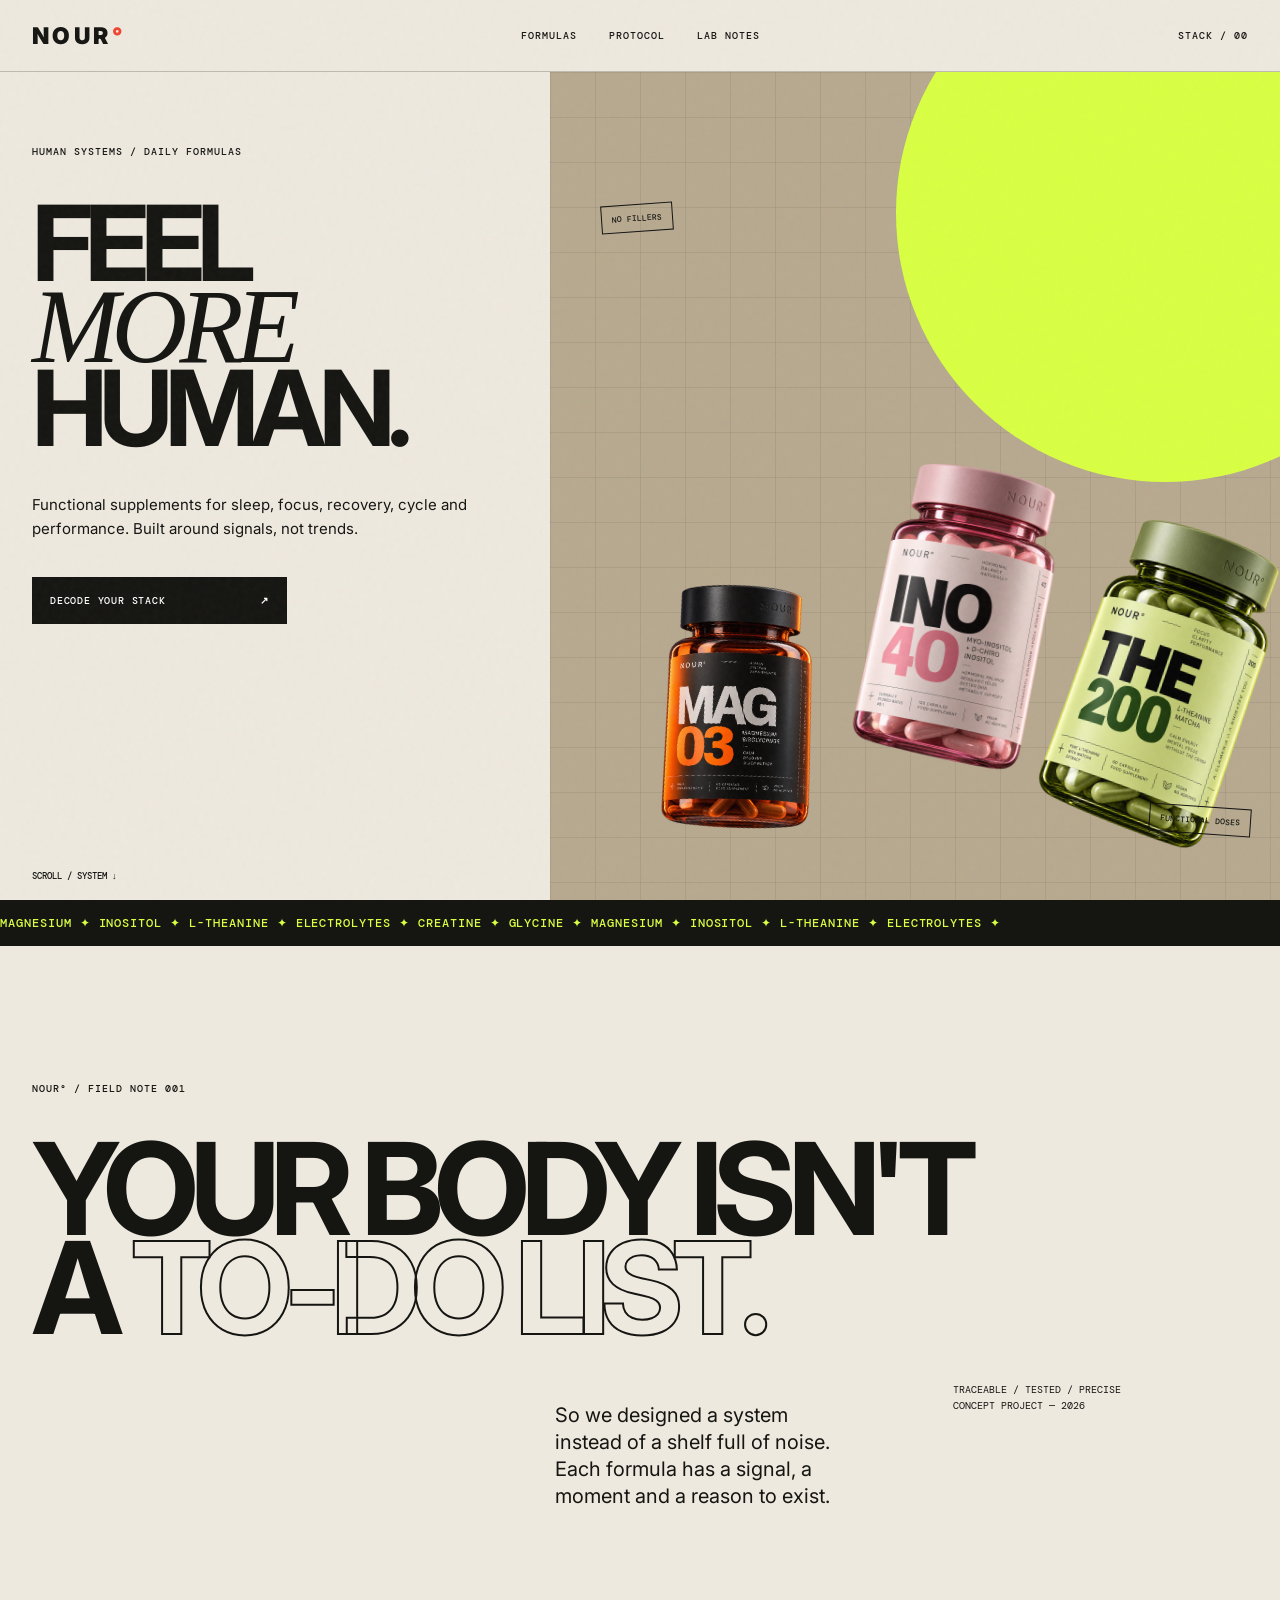
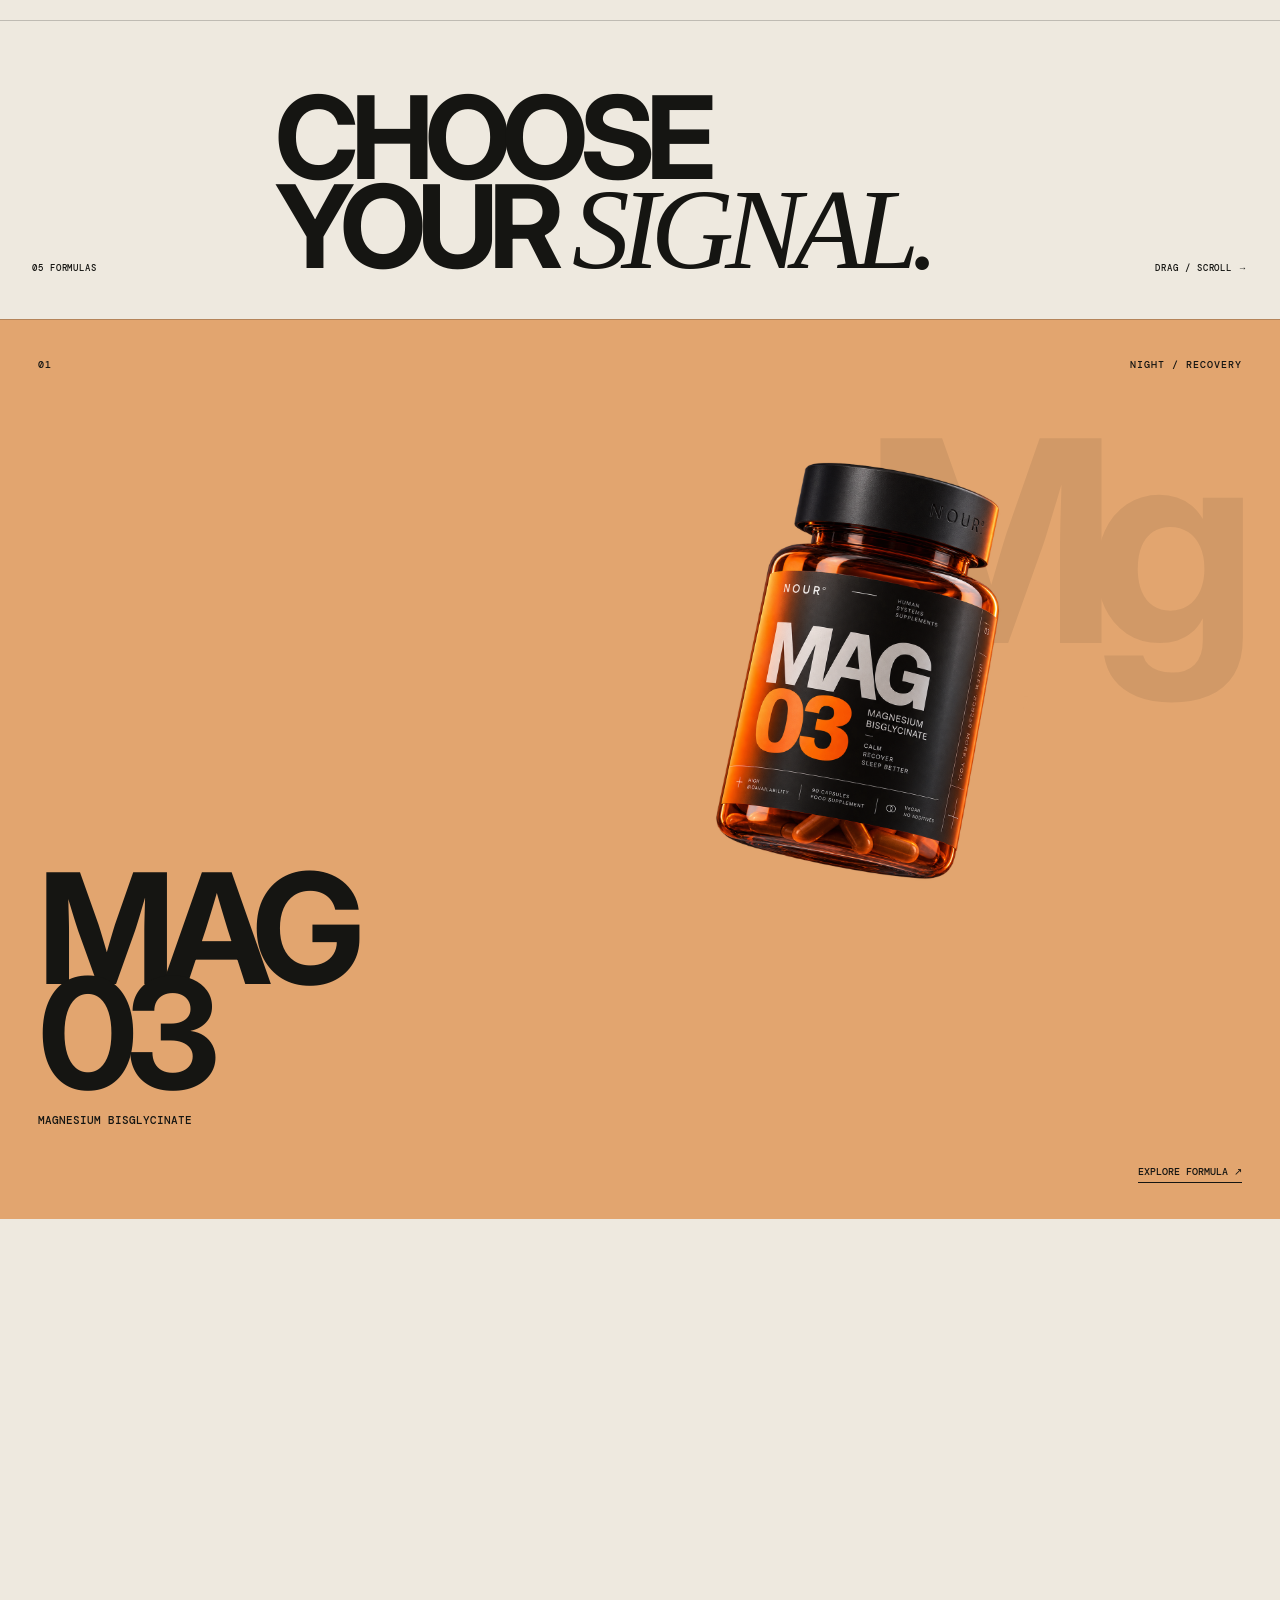
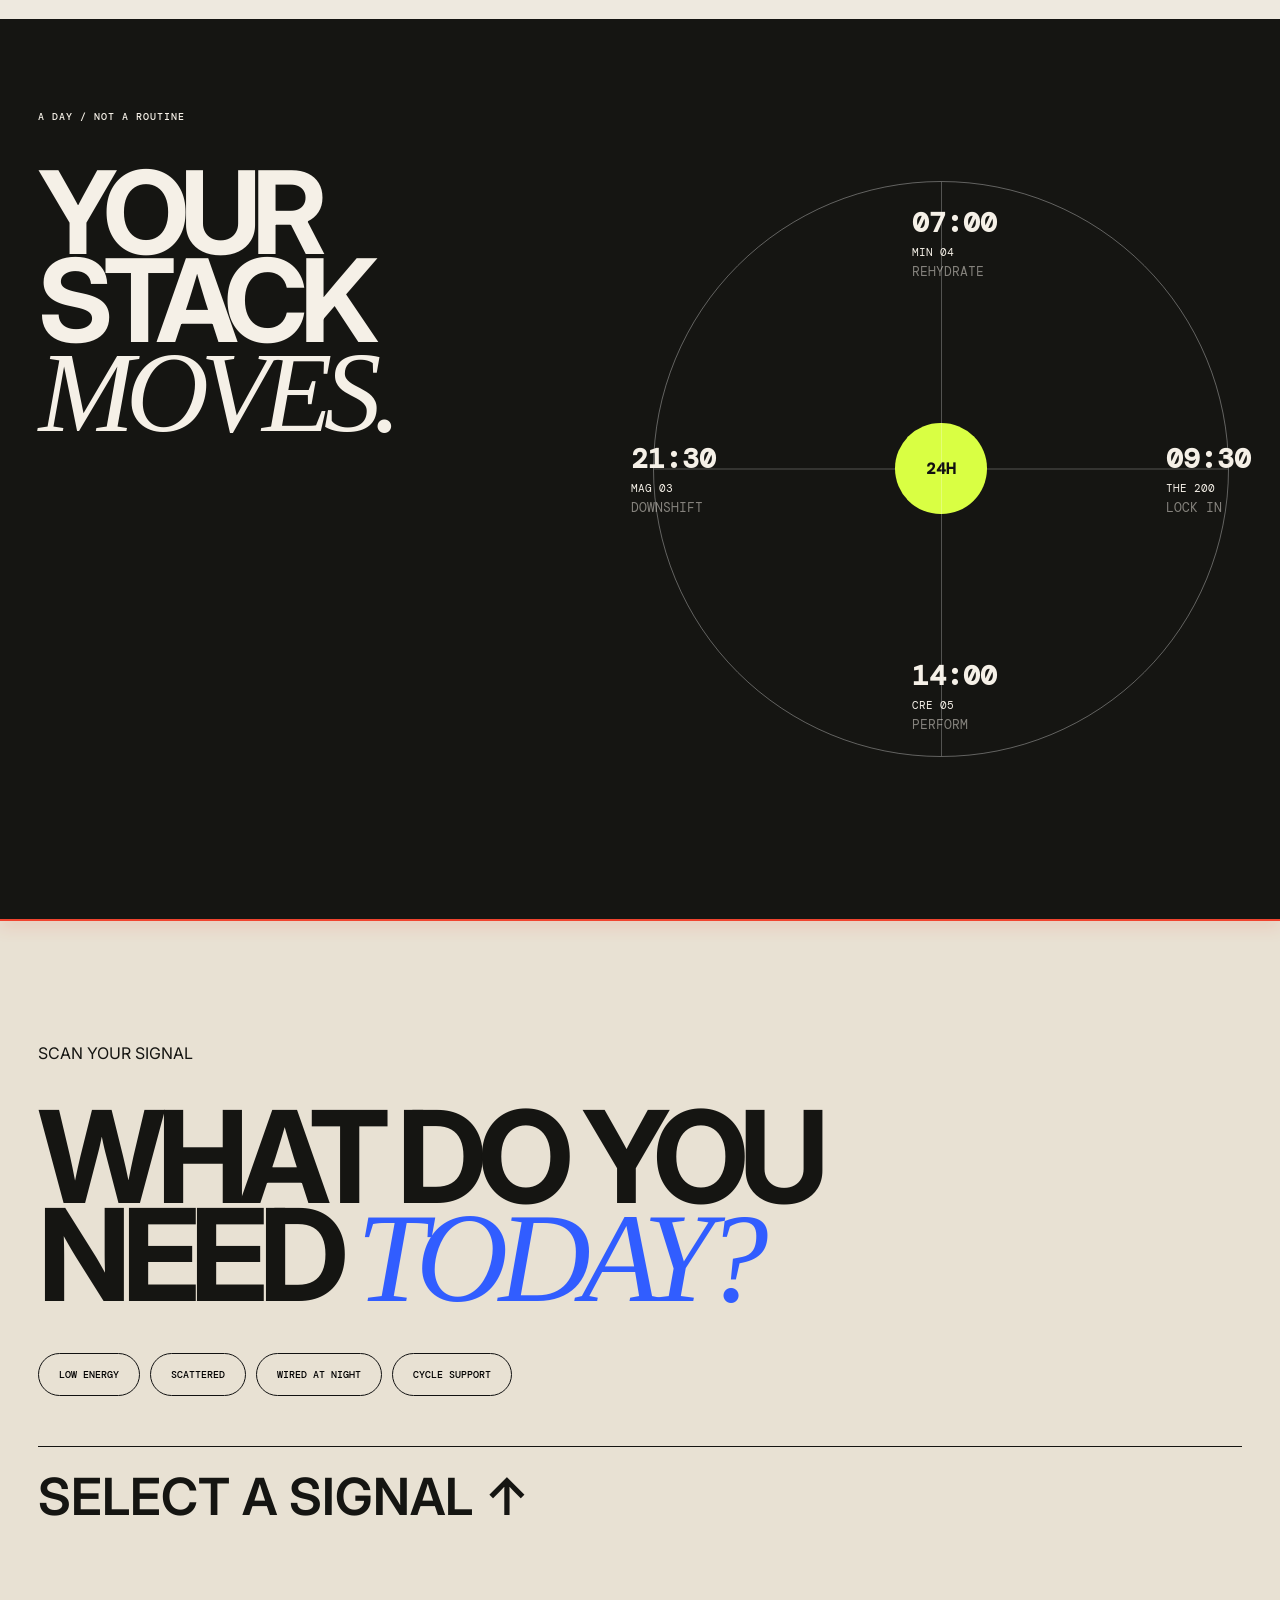
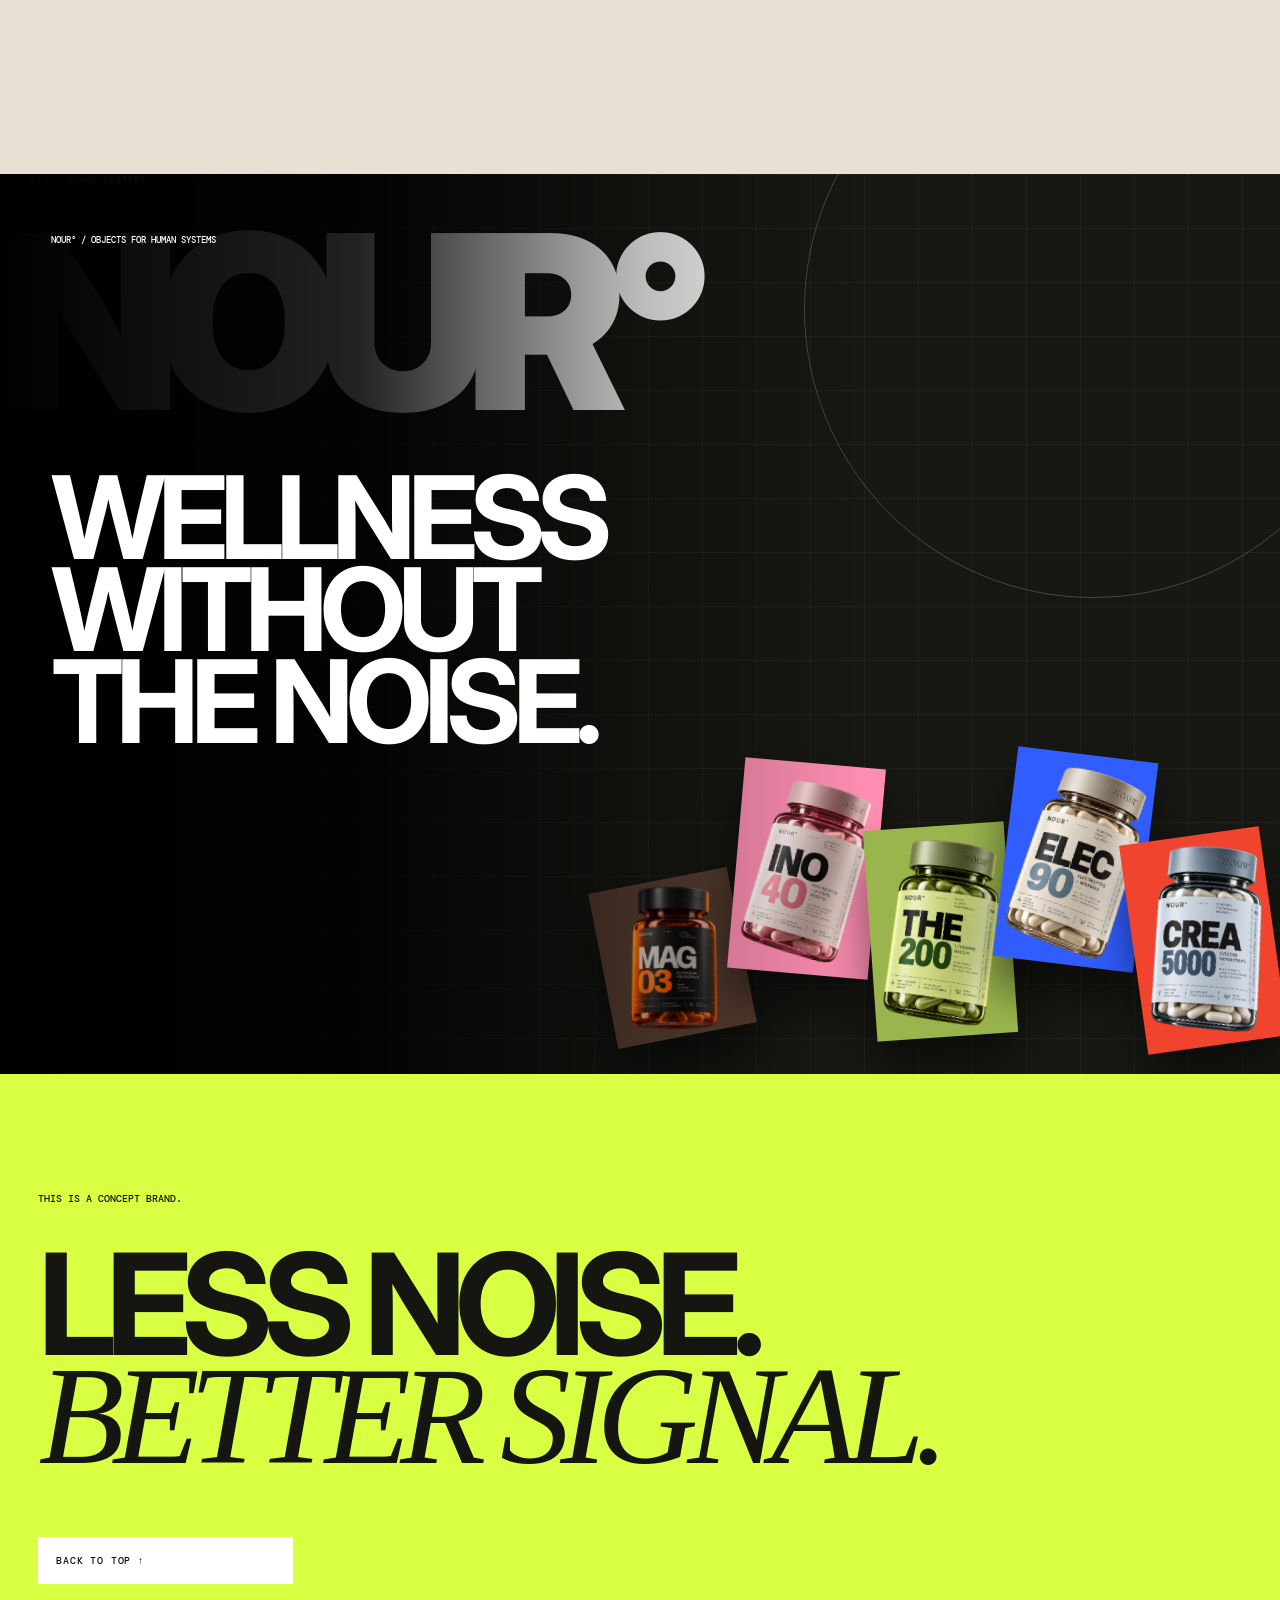
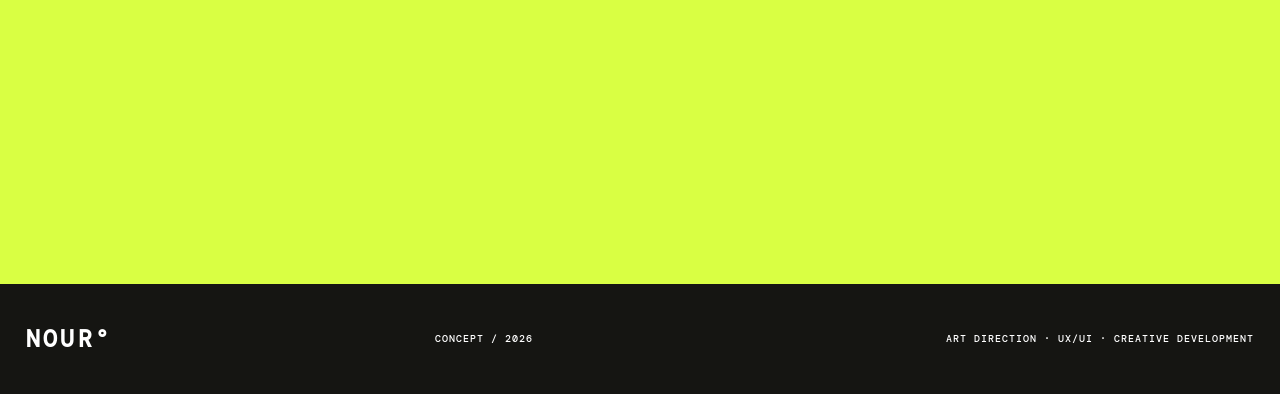
<file: index.html>
<!doctype html>
<html lang="es">

<head>
  <meta charset="utf-8">
  <meta name="viewport" content="width=device-width,initial-scale=1">
  <title>NOUR. — Human Systems</title>
  <link rel="stylesheet" href="index.css">
</head>

<body>
  <div class="noise"></div>
  <div class="cursor"><span>OPEN</span></div>
  <header>
    <a class="logo" href="#top">NOUR<span>°</span></a>
    <nav><a href="#formulas">FORMULAS</a><a href="#protocol">PROTOCOL</a><a href="#lab">LAB NOTES</a></nav>
    <a class="bag" href="#formulas">STACK / 00</a>
  </header>
  <main id="top">
    <section class="hero">
      <div class="hero-copy">
        <p class="kicker">HUMAN SYSTEMS / DAILY FORMULAS</p>
        <h1>FEEL<br><i>MORE</i><br>HUMAN.</h1>
        <p class="intro">Functional supplements for sleep, focus, recovery, cycle and performance. Built around signals,
          not trends.</p>
        <a class="cta" href="#formulas">DECODE YOUR STACK <b>↗</b></a>
      </div>
      <div class="lab-stage">
        <div class="gridlines"></div>
        <div class="sun"></div>
        <img class="pack pack-mag pack-image" src="img/mag03.png" alt="NOUR MAG 03 Magnesium Bisglycinate">

        <img class="pack pack-ino pack-image" src="img/ino40.png" alt="NOUR INO 40 Myo-Inositol + D-Chiro">

        <img class="pack pack-the pack-image" src="img/the200.png" alt="NOUR THE 200 L-Theanine + Matcha">
        <div class="floatnote n1">NO FILLERS</div>
        <div class="floatnote n2">FUNCTIONAL DOSES</div>
      </div>
      <div class="scroll">SCROLL / SYSTEM ↓</div>
    </section>

    <div class="marquee">
      <div>MAGNESIUM ✦ INOSITOL ✦ L-THEANINE ✦ ELECTROLYTES ✦ CREATINE ✦ GLYCINE ✦ MAGNESIUM ✦ INOSITOL ✦ L-THEANINE ✦
        ELECTROLYTES ✦</div>
    </div>

    <section class="statement" id="lab">
      <p class="kicker">NOUR° / FIELD NOTE 001</p>
      <h2>YOUR BODY ISN'T<br>A <span>TO-DO LIST.</span></h2>
      <div class="statement-bottom">
        <p>So we designed a system instead of a shelf full of noise. Each formula has a signal, a moment and a reason to
          exist.</p>
        <div>TRACEABLE / TESTED / PRECISE<br>CONCEPT PROJECT — 2026</div>
      </div>
    </section>

    <section class="formula-intro" id="formulas">
      <span>05 FORMULAS</span>
      <h2>CHOOSE<br>YOUR <i>SIGNAL.</i></h2><span>DRAG / SCROLL →</span>
    </section>

    <section class="horizontal-wrap">
      <div class="sticky">
        <div class="track">
          <article class="card mag">
            <div class="card-top"><span>01</span><span>NIGHT / RECOVERY</span></div>
            <div class="card-copy">
              <h3>MAG<br>03</h3>
              <p>MAGNESIUM BISGLYCINATE</p>
            </div>
            <img class="product-photo card-product" src="img/mag03.png" alt="NOUR MAG 03 Magnesium Bisglycinate">
            <div class="atom">Mg</div><a href="magnesium.html">EXPLORE FORMULA ↗</a>
          </article>
          <article class="card ino">
            <div class="card-top"><span>02</span><span>CYCLE / METABOLIC</span></div>
            <div class="card-copy">
              <h3>INO<br>40</h3>
              <p>MYO-INOSITOL + D-CHIRO</p>
            </div>
            <img class="product-photo card-product" src="img/ino40.png" alt="NOUR INO 40 Myo-Inositol + D-Chiro">
            <div class="atom">40:1</div><a href="inositol.html">EXPLORE FORMULA ↗</a>
          </article>
          <article class="card the">
            <div class="card-top"><span>03</span><span>FOCUS / CALM ENERGY</span></div>
            <div class="card-copy">
              <h3>THE<br>200</h3>
              <p>L-THEANINE + MATCHA</p>
            </div>
            <img class="product-photo card-product" src="img/the200.png" alt="NOUR THE 200 L-Theanine + Matcha">
            <div class="atom">LT</div><a href="theanine.html">EXPLORE FORMULA ↗</a>
          </article>
          <article class="card min">
            <div class="card-top"><span>04</span><span>HYDRATION / PERFORMANCE</span></div>
            <div class="card-copy">
              <h3>MIN<br>04</h3>
              <p>ELECTROLYTE MINERALS</p>
            </div>
            <img class="product-photo card-product" src="img/elec90.png" alt="NOUR ELEC 90 Electrolytes + Minerals">
            <div class="atom">Na+</div><a href="electrolytes.html">EXPLORE FORMULA ↗</a>
          </article>
          <article class="card cre">
            <div class="card-top"><span>05</span><span>POWER / COGNITION</span></div>
            <div class="card-copy">
              <h3>CRE<br>05</h3>
              <p>CREATINE MONOHYDRATE</p>
            </div>
            <img class="product-photo card-product" src="img/crea5000.png" alt="NOUR CREA 5000 Creatine Monohydrate">
            <div class="atom">Cr</div><a href="creatine.html">EXPLORE FORMULA ↗</a>
          </article>
        </div>
      </div>
    </section>

    <section class="protocol" id="protocol">
      <div class="protocol-title">
        <p class="kicker">A DAY / NOT A ROUTINE</p>
        <h2>YOUR<br>STACK<br><i>MOVES.</i></h2>
      </div>
      <div class="clock">
        <div class="clock-center">24H</div>
        <div class="time t1"><b>07:00</b><span>MIN 04</span><small>REHYDRATE</small></div>
        <div class="time t2"><b>09:30</b><span>THE 200</span><small>LOCK IN</small></div>
        <div class="time t3"><b>14:00</b><span>CRE 05</span><small>PERFORM</small></div>
        <div class="time t4"><b>21:30</b><span>MAG 03</span><small>DOWNSHIFT</small></div>
      </div>
    </section>

    <section class="scanner">
      <div class="scanline"></div>
      <p>SCAN YOUR SIGNAL</p>
      <h2>WHAT DO YOU<br>NEED <i>TODAY?</i></h2>
      <div class="choices"><button data-answer="MIN 04 / ELECTROLYTES">LOW ENERGY</button><button
          data-answer="THE 200 / L-THEANINE">SCATTERED</button><button data-answer="MAG 03 / MAGNESIUM">WIRED AT
          NIGHT</button><button data-answer="INO 40 / INOSITOL">CYCLE SUPPORT</button></div>
      <div class="result">SELECT A SIGNAL ↑</div>
    </section>

    <section class="campaign campaign-graphic">
      <div class="campaign-orb co1"></div>
      <div class="campaign-orb co2"></div>
      <div class="campaign-code">N° / 005 — HUMAN SYSTEMS</div>
      <div class="campaign-word">NOUR°</div>
      <img class="campaign-product cp1" src="img/mag03.png" alt="NOUR MAG 03 Magnesium Bisglycinate">
      <img class="campaign-product cp2" src="img/ino40.png" alt="NOUR INO 40 Myo-Inositol + D-Chiro">
      <img class="campaign-product cp3" src="img/the200.png" alt="NOUR THE 200 L-Theanine + Matcha">
      <img class="campaign-product cp4" src="img/elec90.png" alt="NOUR ELEC 90 Electrolytes + Minerals">
      <img class="campaign-product cp5" src="img/crea5000.png" alt="NOUR CREA 5000 Creatine Monohydrate">
      <div class="campaign-message">
        <p>NOUR° / OBJECTS FOR HUMAN SYSTEMS</p>
        <h2>WELLNESS<br>WITHOUT<br>THE NOISE.</h2>
      </div>
    </section>

    <section class="end">
      <p>THIS IS A CONCEPT BRAND.</p>
      <h2>LESS NOISE.<br><i>BETTER SIGNAL.</i></h2><a class="cta inverse" href="#top">BACK TO TOP ↑</a>
    </section>
  </main>
  <footer><a class="logo" href="#top">NOUR°</a><span>CONCEPT / 2026</span><span>ART DIRECTION · UX/UI · CREATIVE
      DEVELOPMENT</span></footer>
  <script src="index.js"></script>
</body>

</html>
</file>
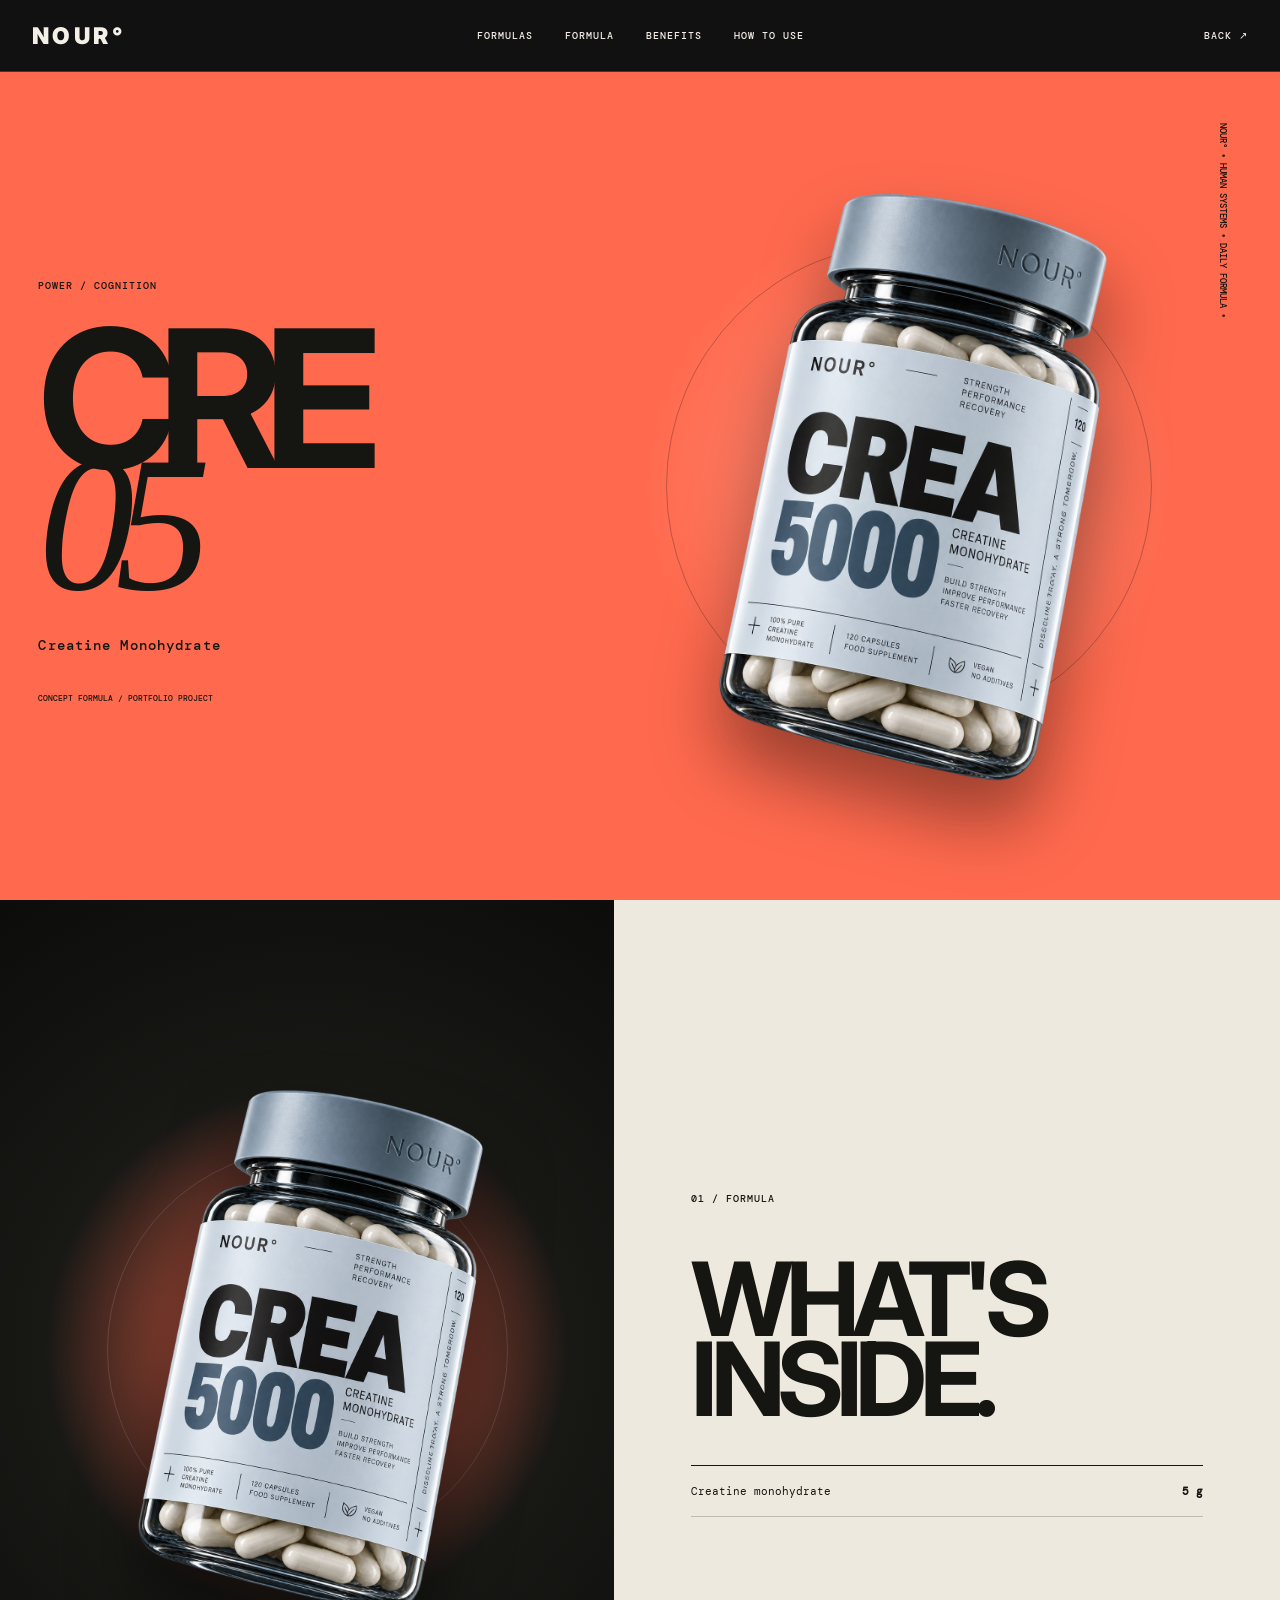
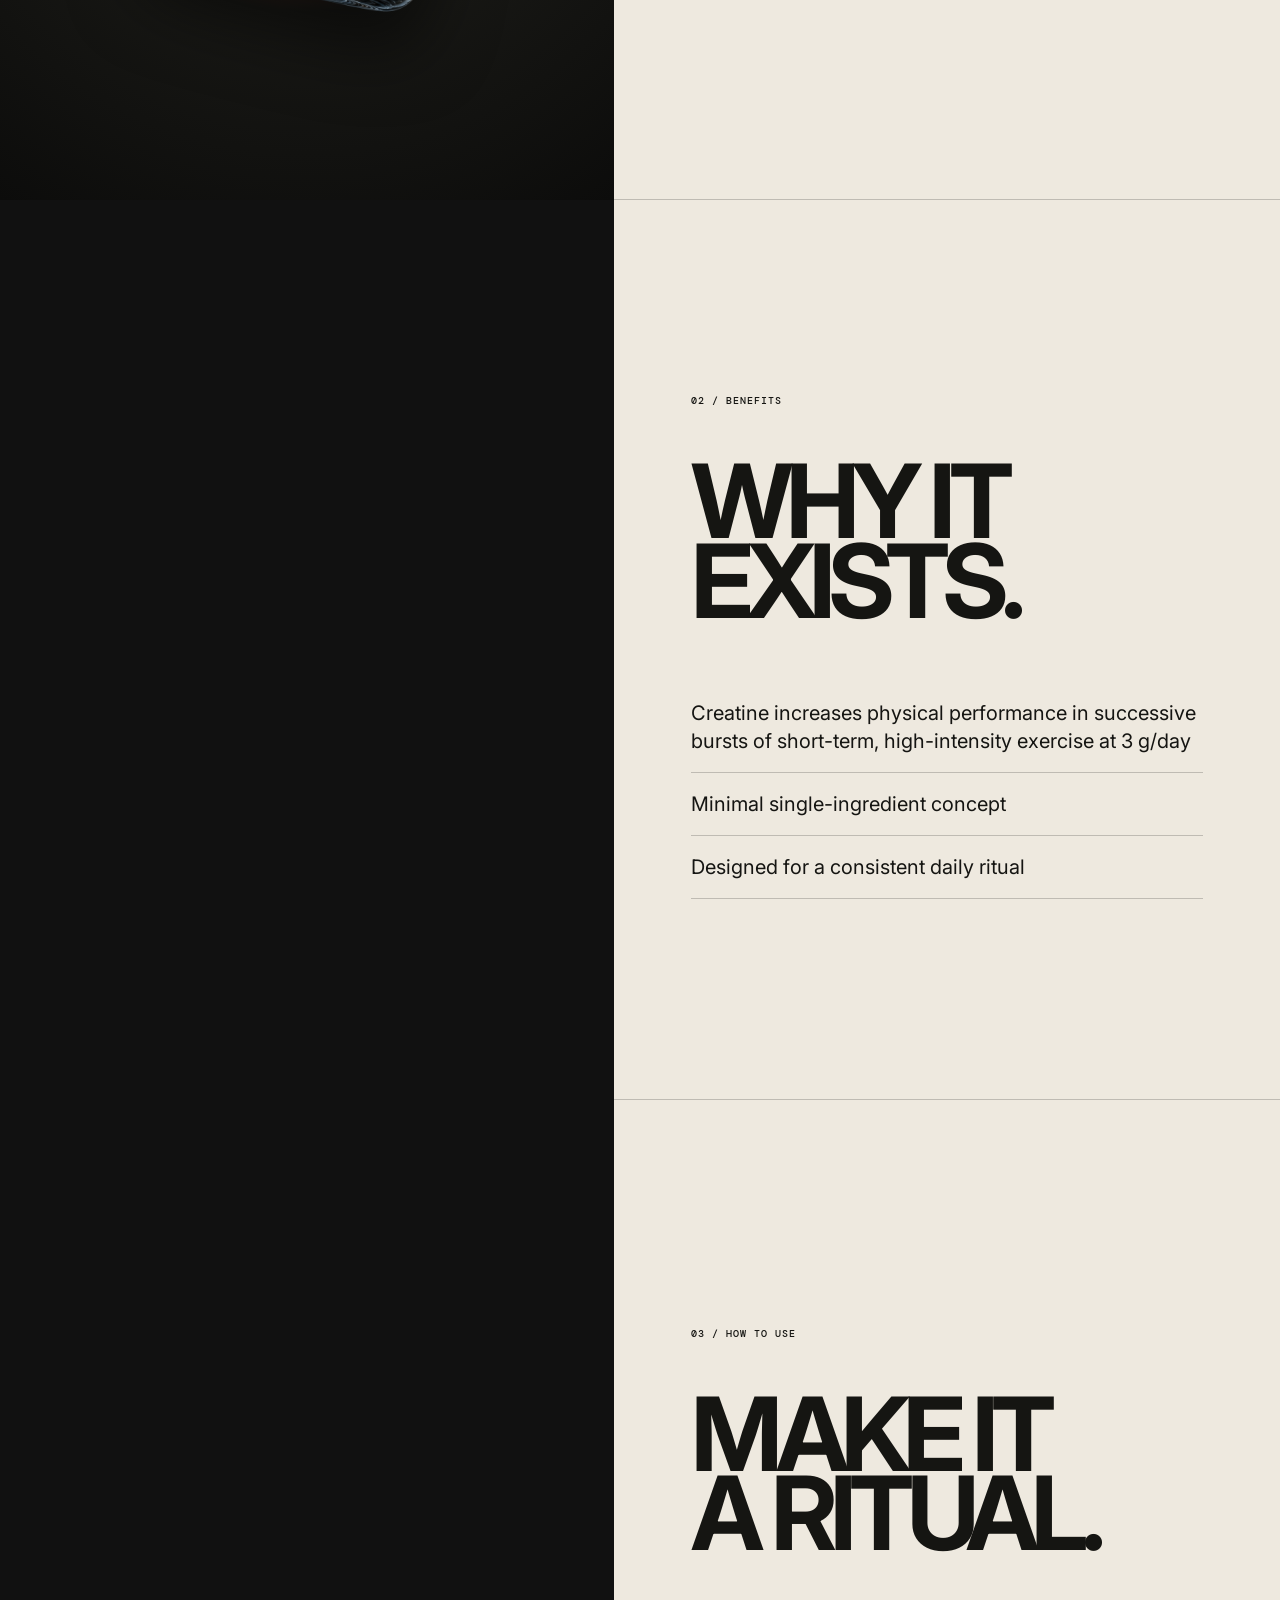
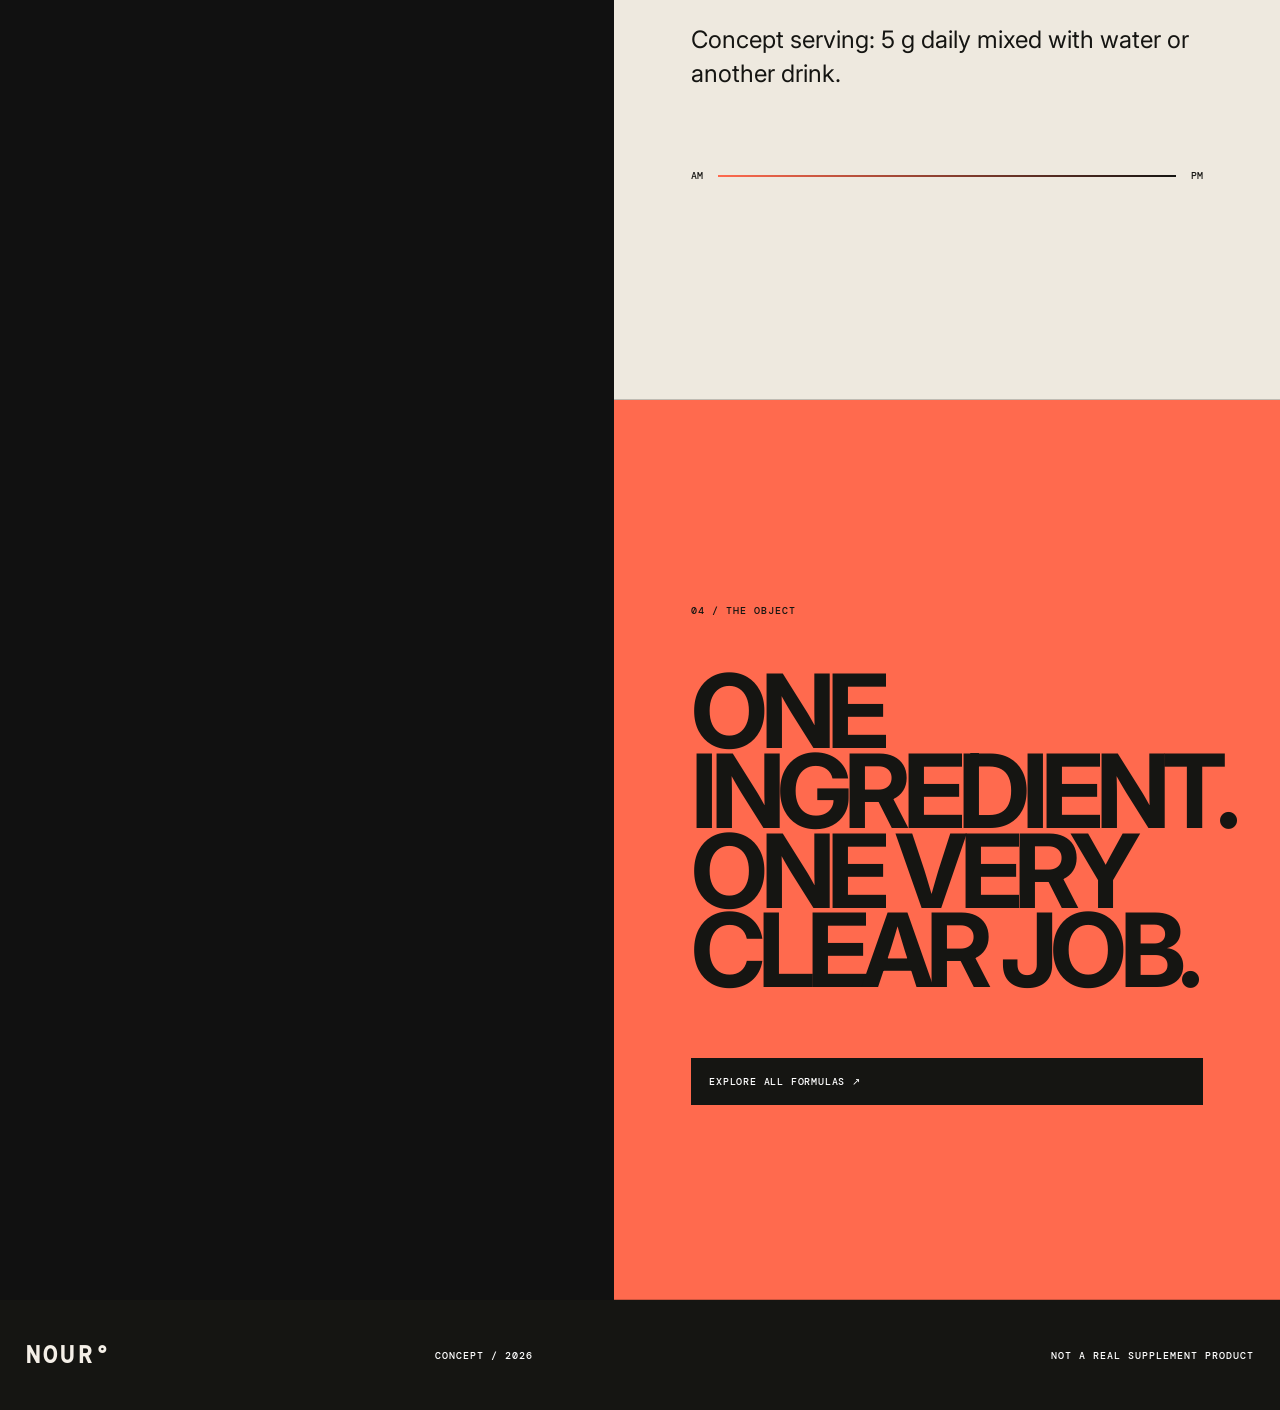
<file: creatine.html>
<!doctype html><html lang="es"><head><meta charset="utf-8"><meta name="viewport" content="width=device-width,initial-scale=1"><title>CRE 05 — NOUR°</title><link rel="stylesheet" href="index.css"></head>
<body class="detail cre" style="--product:#ff6a4e;--jar:#f0442f;--packtext:#151512">
<header><a class="logo" href="index.html">NOUR°</a><nav><a href="index.html#formulas">FORMULAS</a><a href="#formula">FORMULA</a><a href="#benefits">BENEFITS</a><a href="#use">HOW TO USE</a></nav><a class="bag" href="index.html">BACK ↗</a></header>
<main>
<section class="detail-hero">
 <div class="detail-copy"><p class="kicker">POWER / COGNITION</p><h1>CRE<br><i>05</i></h1><p>Creatine Monohydrate</p><small>CONCEPT FORMULA / PORTFOLIO PROJECT</small></div>
 <div class="pack-zone"><div class="halo"></div><img class="product-photo floating-pack" src="img/crea5000.png" alt="NOUR CREA 5000 Creatine Monohydrate"><div class="orbit">NOUR° • HUMAN SYSTEMS • DAILY FORMULA • </div></div>
</section>
<section class="detail-scroll">
 <div class="sticky-pack"><img class="product-photo floating-pack" src="img/crea5000.png" alt="NOUR CREA 5000 Creatine Monohydrate"></div>
 <div class="detail-sections">
  <section id="formula" class="info-panel"><p class="kicker">01 / FORMULA</p><h2>WHAT'S<br>INSIDE.</h2><div class="formula-table"><div><span>Creatine monohydrate</span><b>5 g</b></div></div></section>
  <section id="benefits" class="info-panel"><p class="kicker">02 / BENEFITS</p><h2>WHY IT<br>EXISTS.</h2><ul><li>Creatine increases physical performance in successive bursts of short-term, high-intensity exercise at 3 g/day</li><li>Minimal single-ingredient concept</li><li>Designed for a consistent daily ritual</li></ul></section>
  <section id="use" class="info-panel"><p class="kicker">03 / HOW TO USE</p><h2>MAKE IT<br>A RITUAL.</h2><p class="bigbody">Concept serving: 5 g daily mixed with water or another drink.</p><div class="ritual"><span>AM</span><div></div><span>PM</span></div></section>
  <section class="info-panel final-panel"><p class="kicker">04 / THE OBJECT</p><h2>One ingredient. One very clear job.</h2><a class="cta" href="index.html#formulas">EXPLORE ALL FORMULAS ↗</a></section>
 </div>
</section>
</main><footer><a class="logo" href="index.html">NOUR°</a><span>CONCEPT / 2026</span><span>NOT A REAL SUPPLEMENT PRODUCT</span></footer><script src="index.js"></script></body></html>
</file>
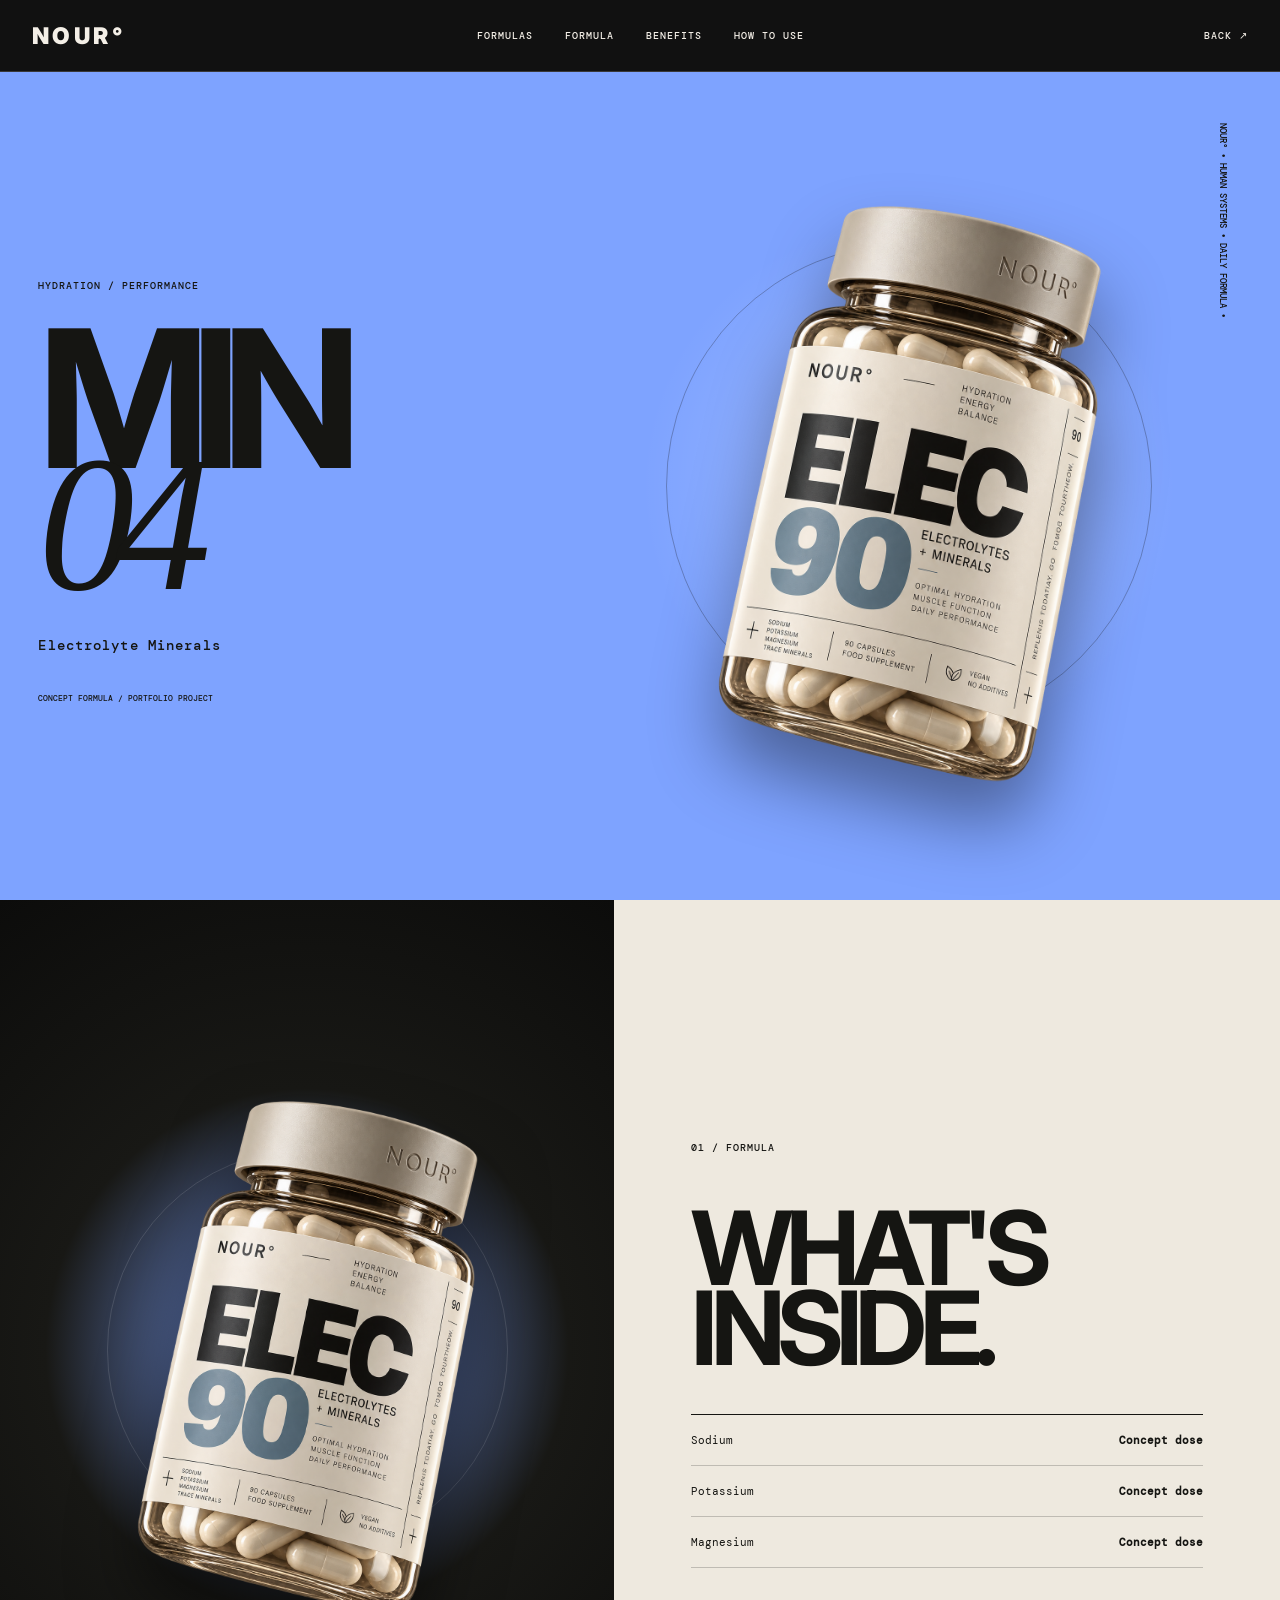
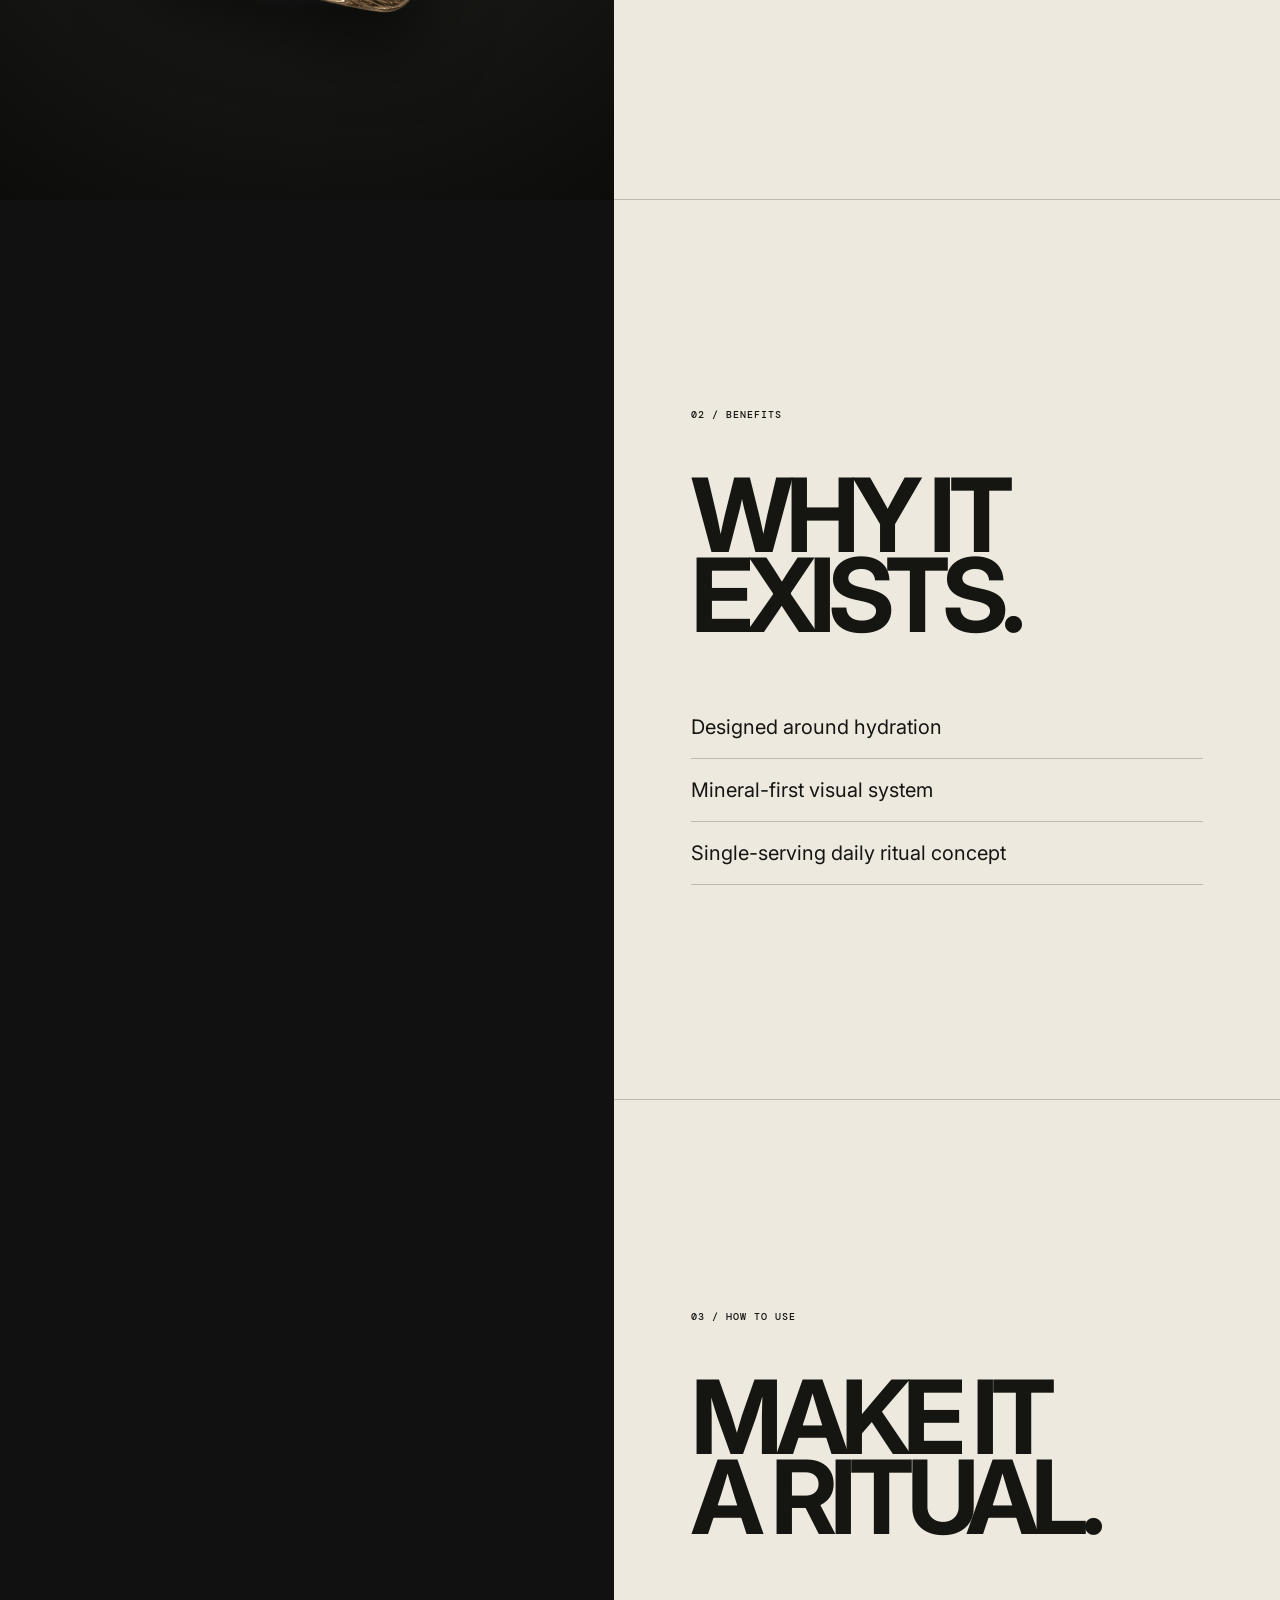
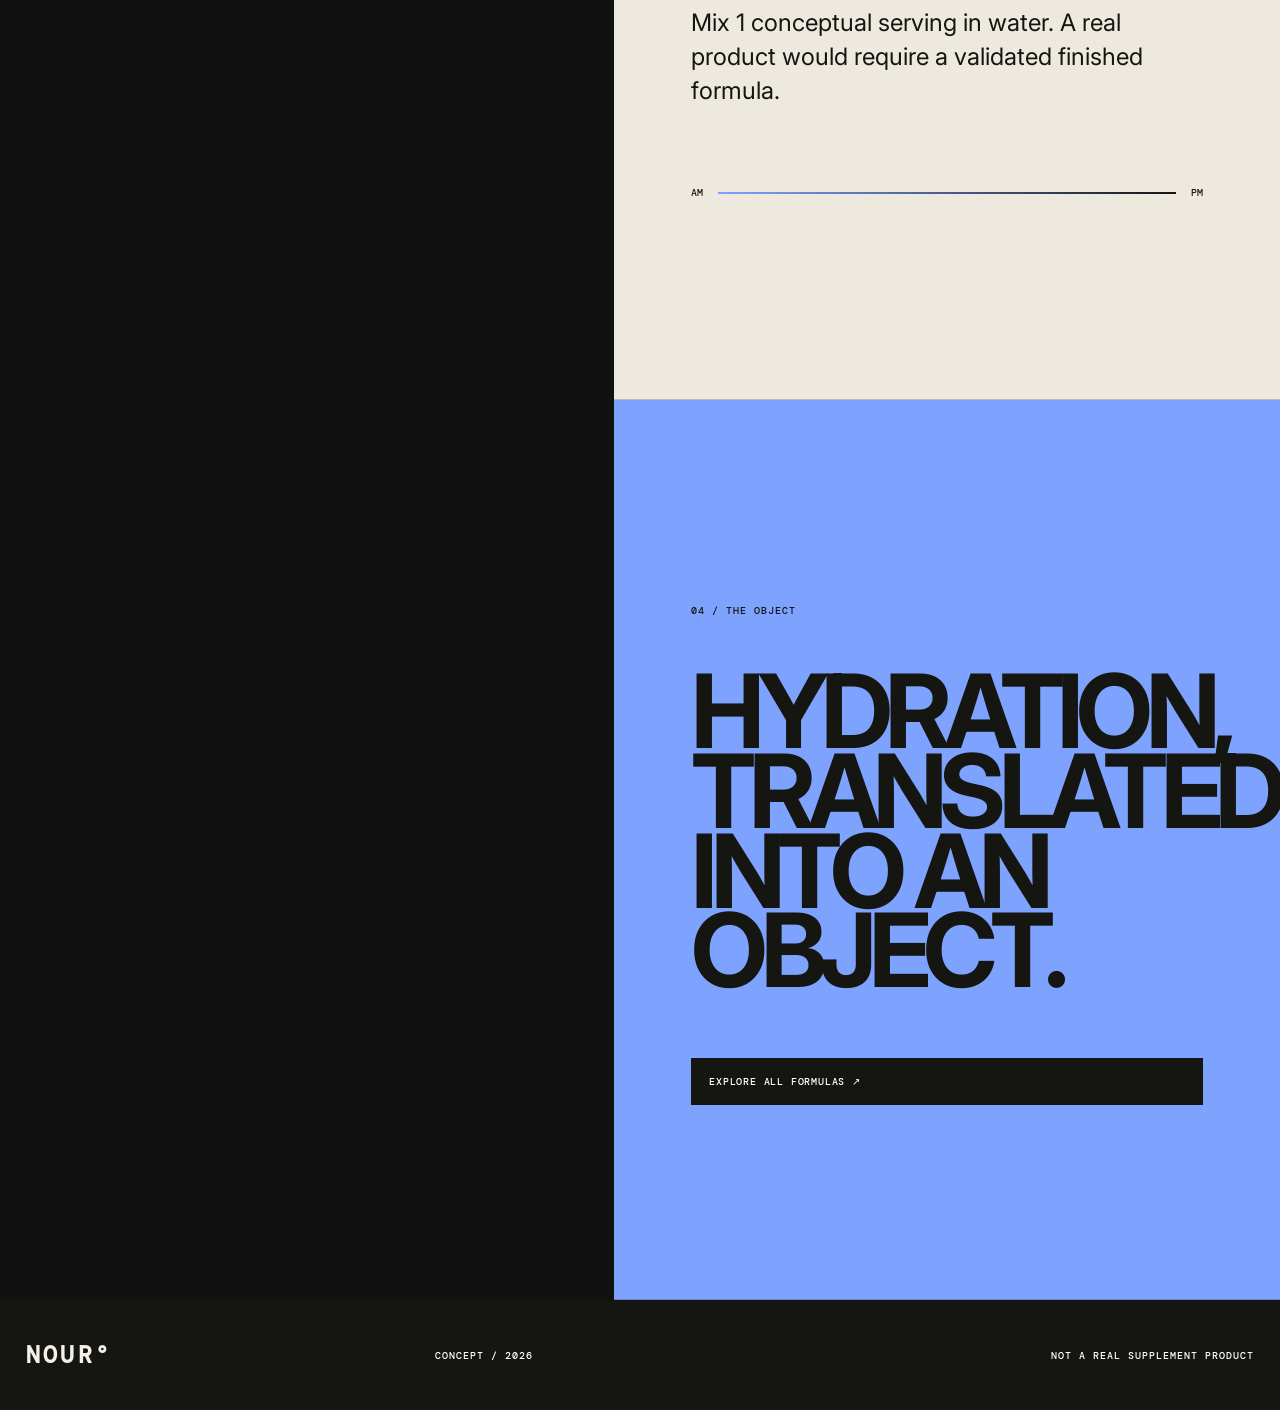
<file: electrolytes.html>
<!doctype html><html lang="es"><head><meta charset="utf-8"><meta name="viewport" content="width=device-width,initial-scale=1"><title>MIN 04 — NOUR°</title><link rel="stylesheet" href="index.css"></head>
<body class="detail min" style="--product:#7ea3ff;--jar:#315dff;--packtext:#fff">
<header><a class="logo" href="index.html">NOUR°</a><nav><a href="index.html#formulas">FORMULAS</a><a href="#formula">FORMULA</a><a href="#benefits">BENEFITS</a><a href="#use">HOW TO USE</a></nav><a class="bag" href="index.html">BACK ↗</a></header>
<main>
<section class="detail-hero">
 <div class="detail-copy"><p class="kicker">HYDRATION / PERFORMANCE</p><h1>MIN<br><i>04</i></h1><p>Electrolyte Minerals</p><small>CONCEPT FORMULA / PORTFOLIO PROJECT</small></div>
 <div class="pack-zone"><div class="halo"></div><img class="product-photo floating-pack" src="img/elec90.png" alt="NOUR ELEC 90 Electrolytes + Minerals"><div class="orbit">NOUR° • HUMAN SYSTEMS • DAILY FORMULA • </div></div>
</section>
<section class="detail-scroll">
 <div class="sticky-pack"><img class="product-photo floating-pack" src="img/elec90.png" alt="NOUR ELEC 90 Electrolytes + Minerals"></div>
 <div class="detail-sections">
  <section id="formula" class="info-panel"><p class="kicker">01 / FORMULA</p><h2>WHAT'S<br>INSIDE.</h2><div class="formula-table"><div><span>Sodium</span><b>Concept dose</b></div><div><span>Potassium</span><b>Concept dose</b></div><div><span>Magnesium</span><b>Concept dose</b></div></div></section>
  <section id="benefits" class="info-panel"><p class="kicker">02 / BENEFITS</p><h2>WHY IT<br>EXISTS.</h2><ul><li>Designed around hydration</li><li>Mineral-first visual system</li><li>Single-serving daily ritual concept</li></ul></section>
  <section id="use" class="info-panel"><p class="kicker">03 / HOW TO USE</p><h2>MAKE IT<br>A RITUAL.</h2><p class="bigbody">Mix 1 conceptual serving in water. A real product would require a validated finished formula.</p><div class="ritual"><span>AM</span><div></div><span>PM</span></div></section>
  <section class="info-panel final-panel"><p class="kicker">04 / THE OBJECT</p><h2>Hydration, translated into an object.</h2><a class="cta" href="index.html#formulas">EXPLORE ALL FORMULAS ↗</a></section>
 </div>
</section>
</main><footer><a class="logo" href="index.html">NOUR°</a><span>CONCEPT / 2026</span><span>NOT A REAL SUPPLEMENT PRODUCT</span></footer><script src="index.js"></script></body></html>
</file>
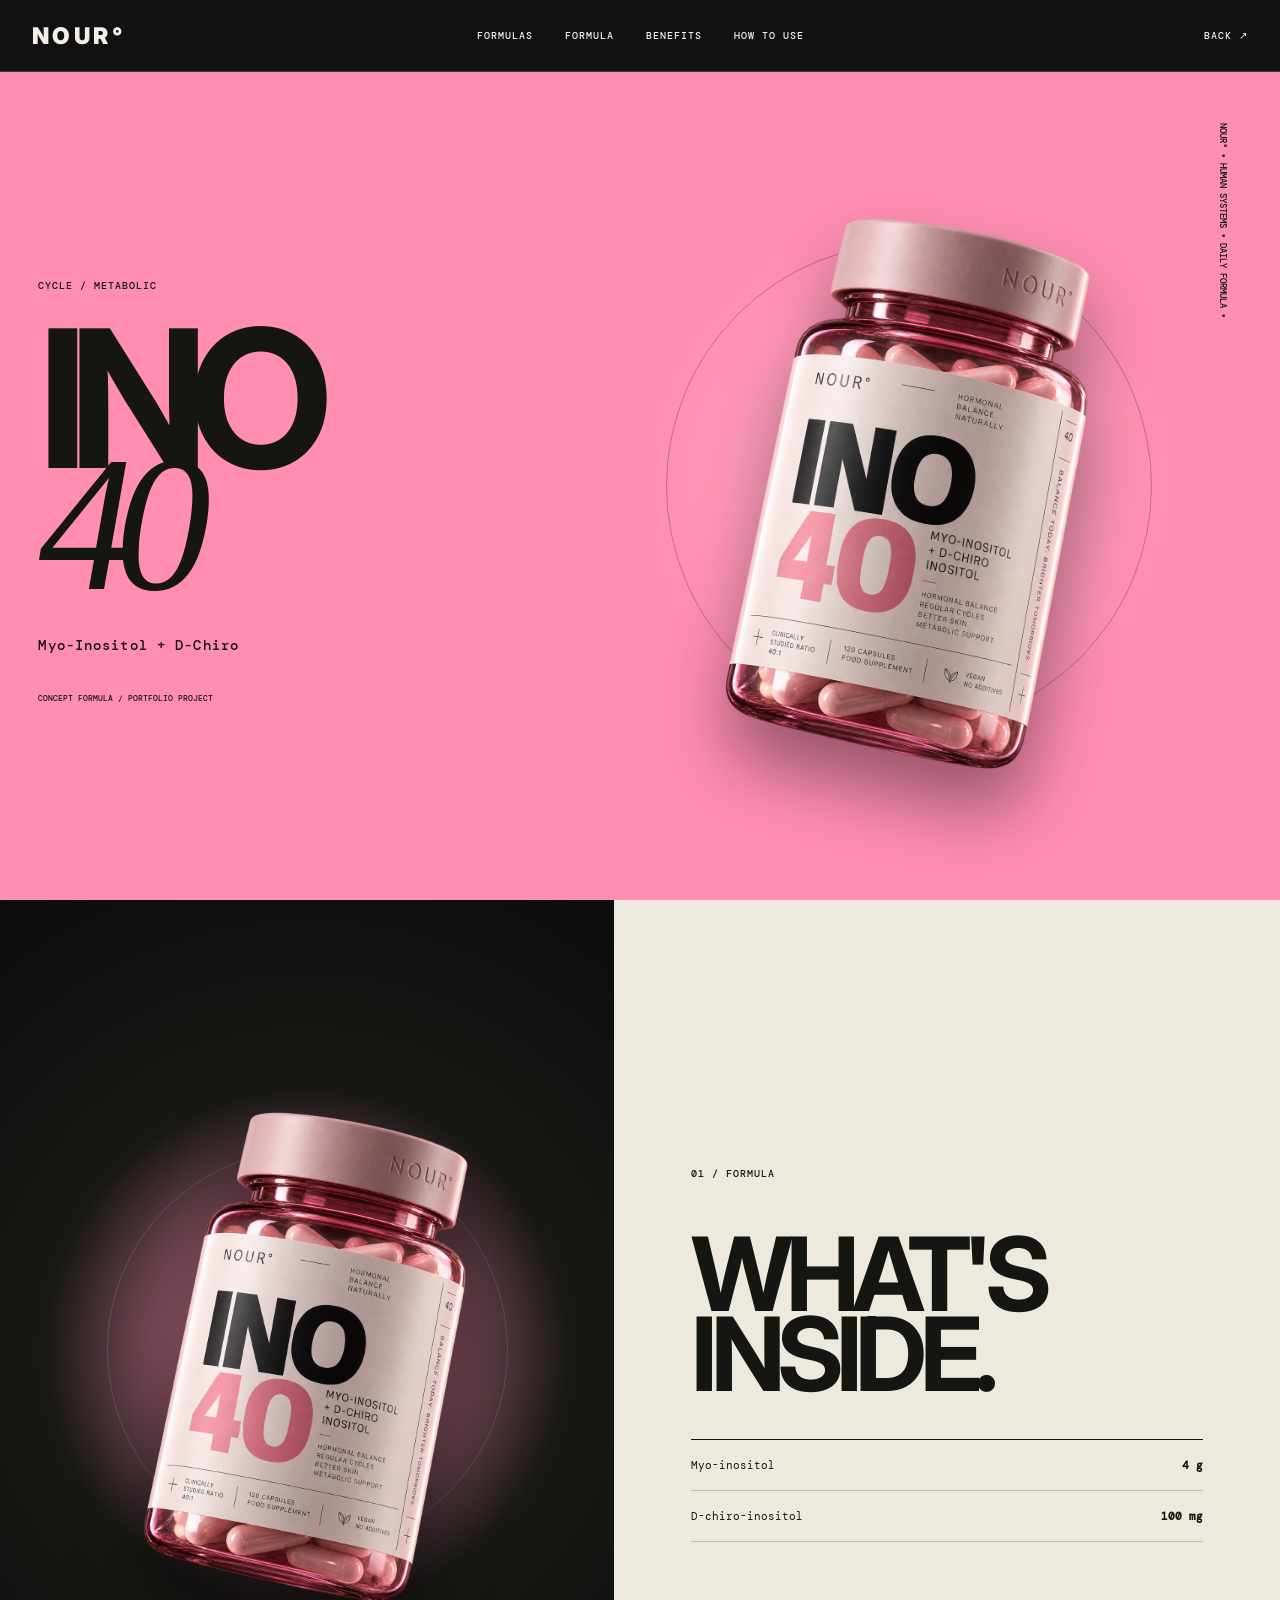
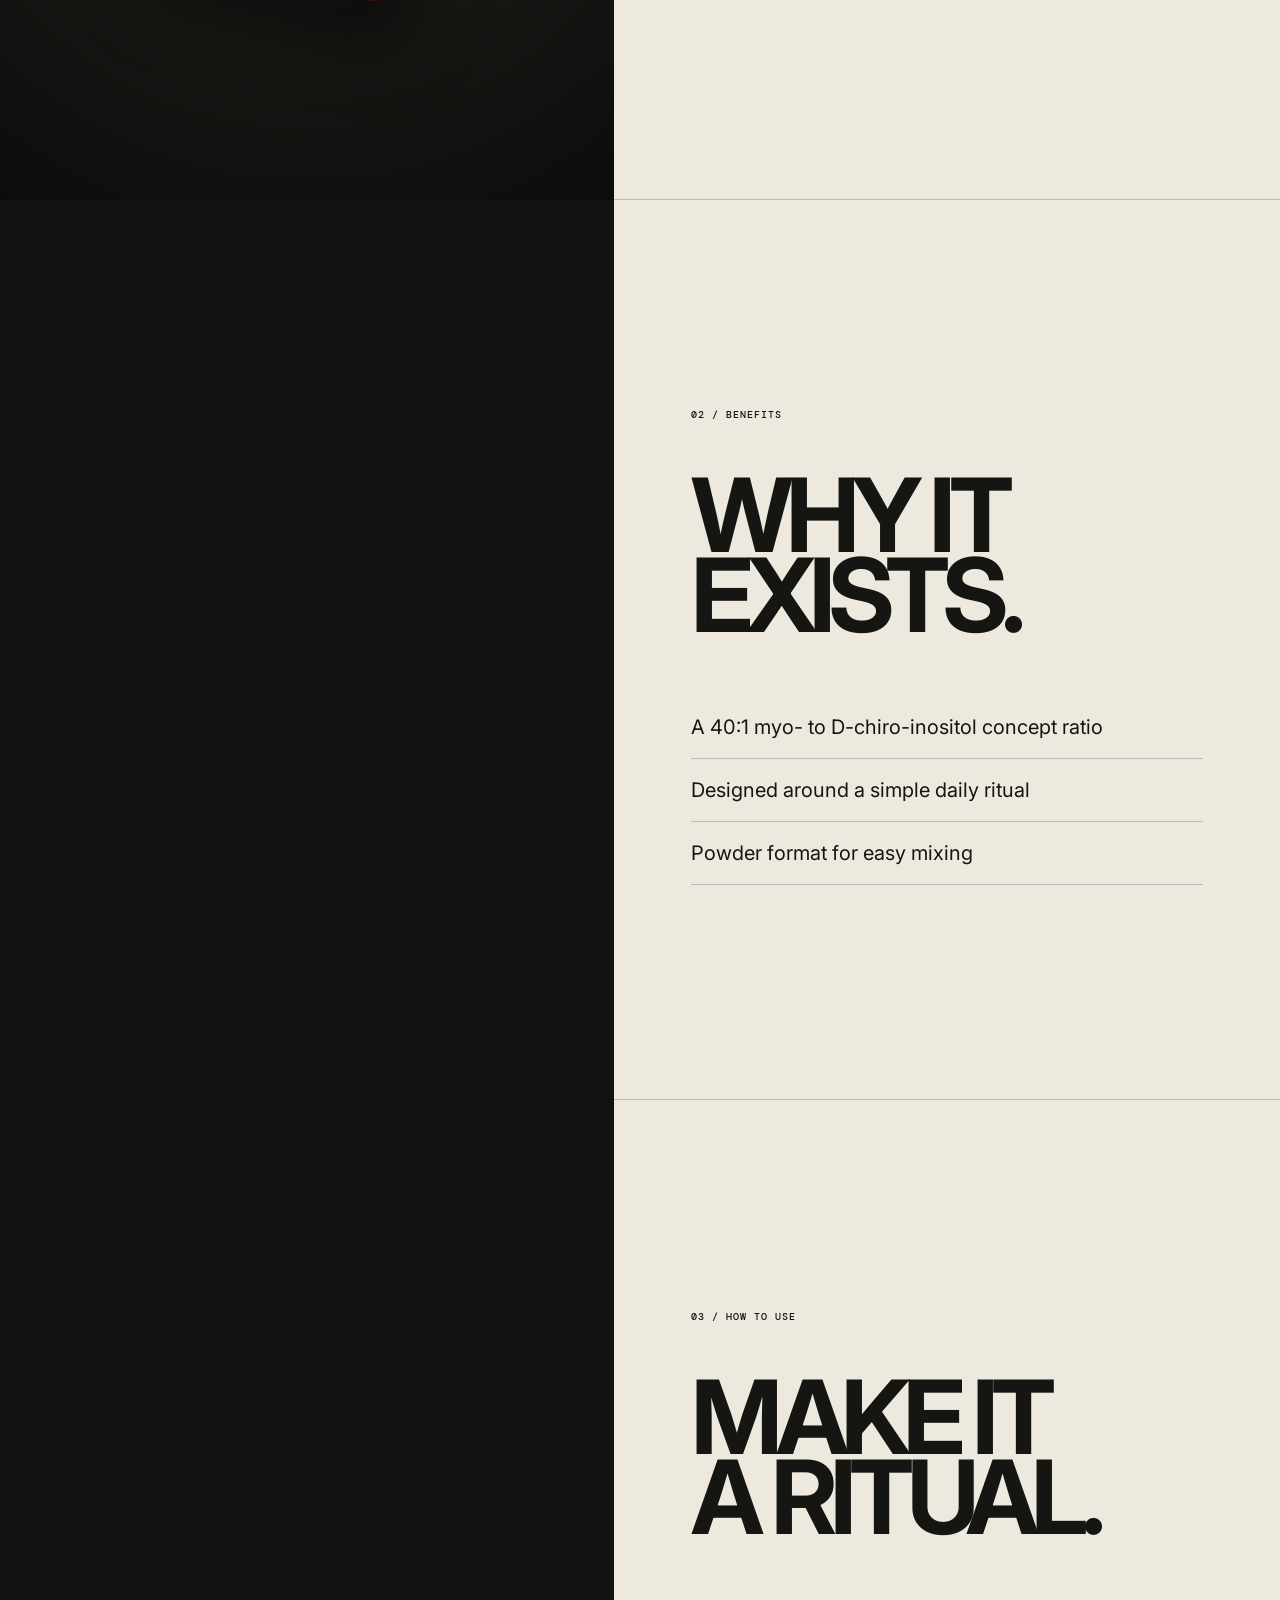
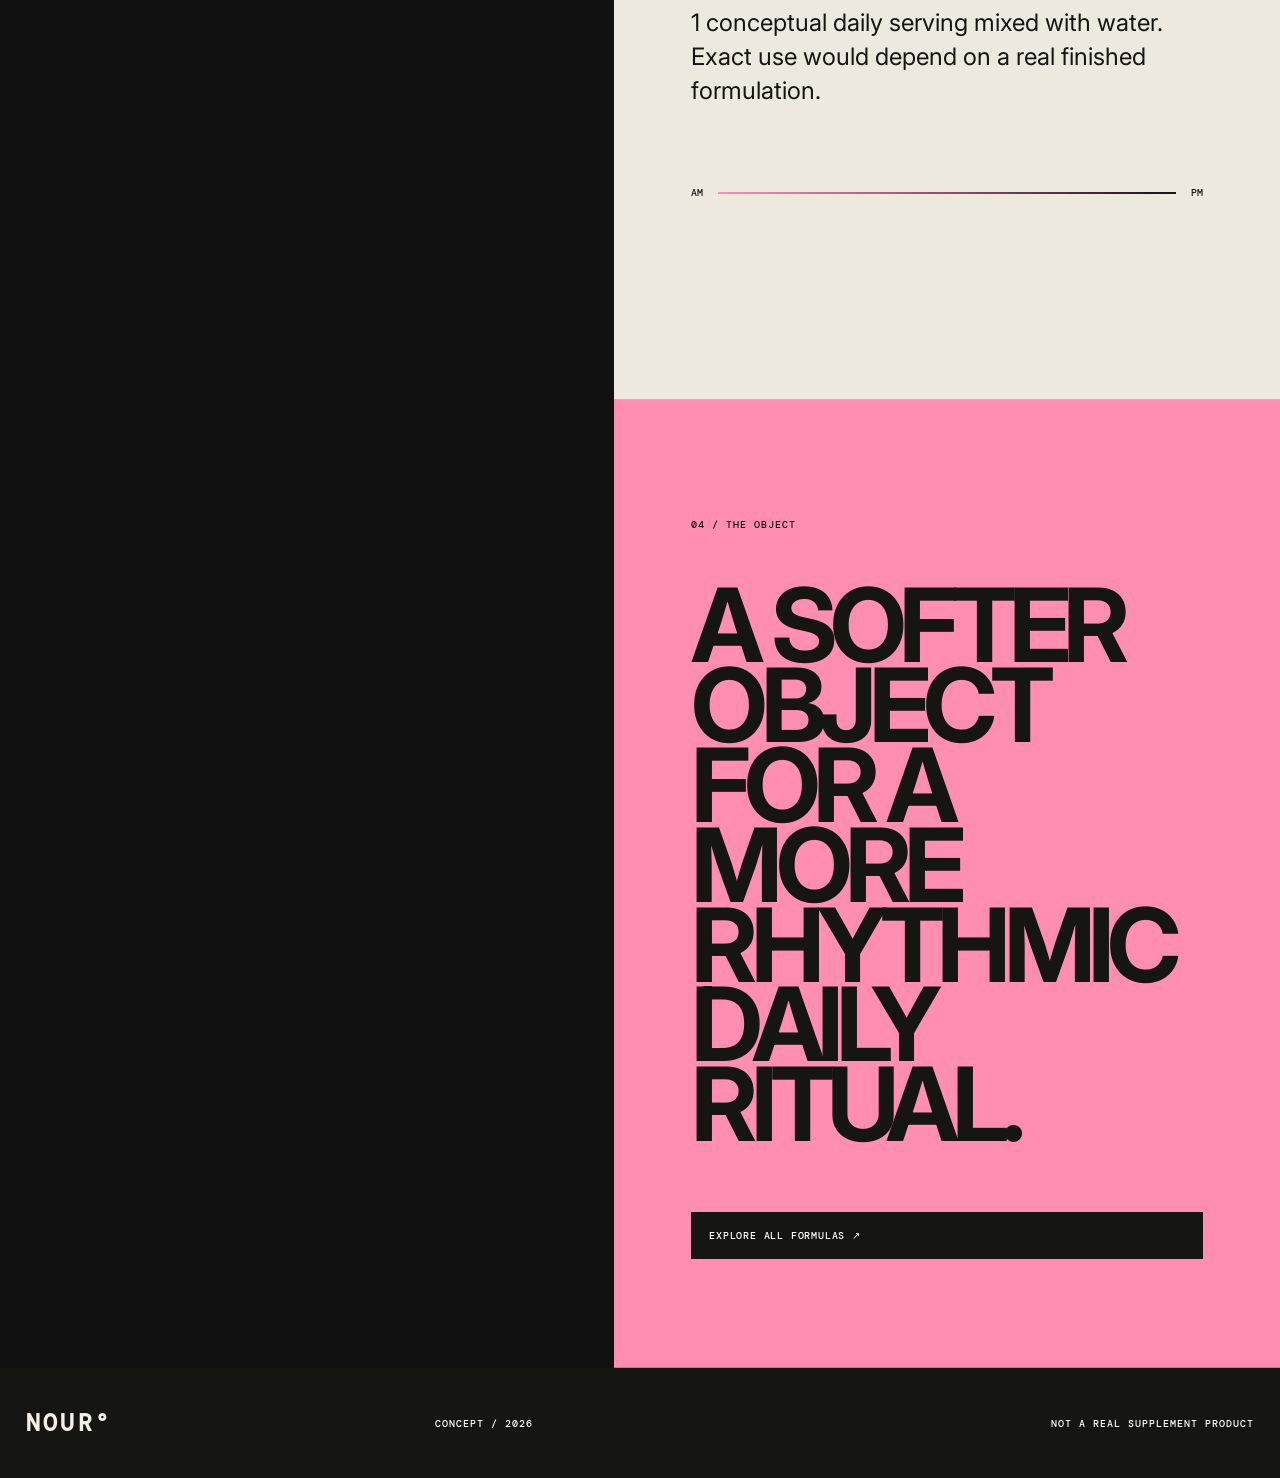
<file: inositol.html>
<!doctype html>
<html lang="es">

<head>
    <meta charset="utf-8">
    <meta name="viewport" content="width=device-width,initial-scale=1">
    <title>INO 40 — NOUR°</title>
    <link rel="stylesheet" href="index.css">
</head>

<body class="detail ino" style="--product:#ff8eb2;--jar:#eee6d8;--packtext:#151512">
    <header><a class="logo" href="index.html">NOUR°</a>
        <nav><a href="index.html#formulas">FORMULAS</a><a href="#formula">FORMULA</a><a href="#benefits">BENEFITS</a><a
                href="#use">HOW TO USE</a></nav><a class="bag" href="index.html">BACK ↗</a>
    </header>
    <main>
        <section class="detail-hero">
            <div class="detail-copy">
                <p class="kicker">CYCLE / METABOLIC</p>
                <h1>INO<br><i>40</i></h1>
                <p>Myo-Inositol + D-Chiro</p><small>CONCEPT FORMULA / PORTFOLIO PROJECT</small>
            </div>
            <div class="pack-zone">
                <div class="halo"></div>
                <img class="product-photo floating-pack" src="img/ino40.png" alt="NOUR INO 40 Myo-Inositol + D-Chiro">
                <div class="orbit">NOUR° • HUMAN SYSTEMS • DAILY FORMULA • </div>
            </div>
        </section>
        <section class="detail-scroll">
            <div class="sticky-pack">
                <img class="product-photo floating-pack" src="img/ino40.png" alt="NOUR INO 40 Myo-Inositol + D-Chiro">
            </div>
            <div class="detail-sections">
                <section id="formula" class="info-panel">
                    <p class="kicker">01 / FORMULA</p>
                    <h2>WHAT'S<br>INSIDE.</h2>
                    <div class="formula-table">
                        <div><span>Myo-inositol</span><b>4 g</b></div>
                        <div><span>D-chiro-inositol</span><b>100 mg</b></div>
                    </div>
                </section>
                <section id="benefits" class="info-panel">
                    <p class="kicker">02 / BENEFITS</p>
                    <h2>WHY IT<br>EXISTS.</h2>
                    <ul>
                        <li>A 40:1 myo- to D-chiro-inositol concept ratio</li>
                        <li>Designed around a simple daily ritual</li>
                        <li>Powder format for easy mixing</li>
                    </ul>
                </section>
                <section id="use" class="info-panel">
                    <p class="kicker">03 / HOW TO USE</p>
                    <h2>MAKE IT<br>A RITUAL.</h2>
                    <p class="bigbody">1 conceptual daily serving mixed with water. Exact use would depend on a real
                        finished formulation.</p>
                    <div class="ritual"><span>AM</span>
                        <div></div><span>PM</span>
                    </div>
                </section>
                <section class="info-panel final-panel">
                    <p class="kicker">04 / THE OBJECT</p>
                    <h2>A softer object for a more rhythmic daily ritual.</h2><a class="cta"
                        href="index.html#formulas">EXPLORE ALL FORMULAS ↗</a>
                </section>
            </div>
        </section>
    </main>
    <footer><a class="logo" href="index.html">NOUR°</a><span>CONCEPT / 2026</span><span>NOT A REAL SUPPLEMENT
            PRODUCT</span></footer>
    <script src="index.js"></script>
</body>

</html>
</file>
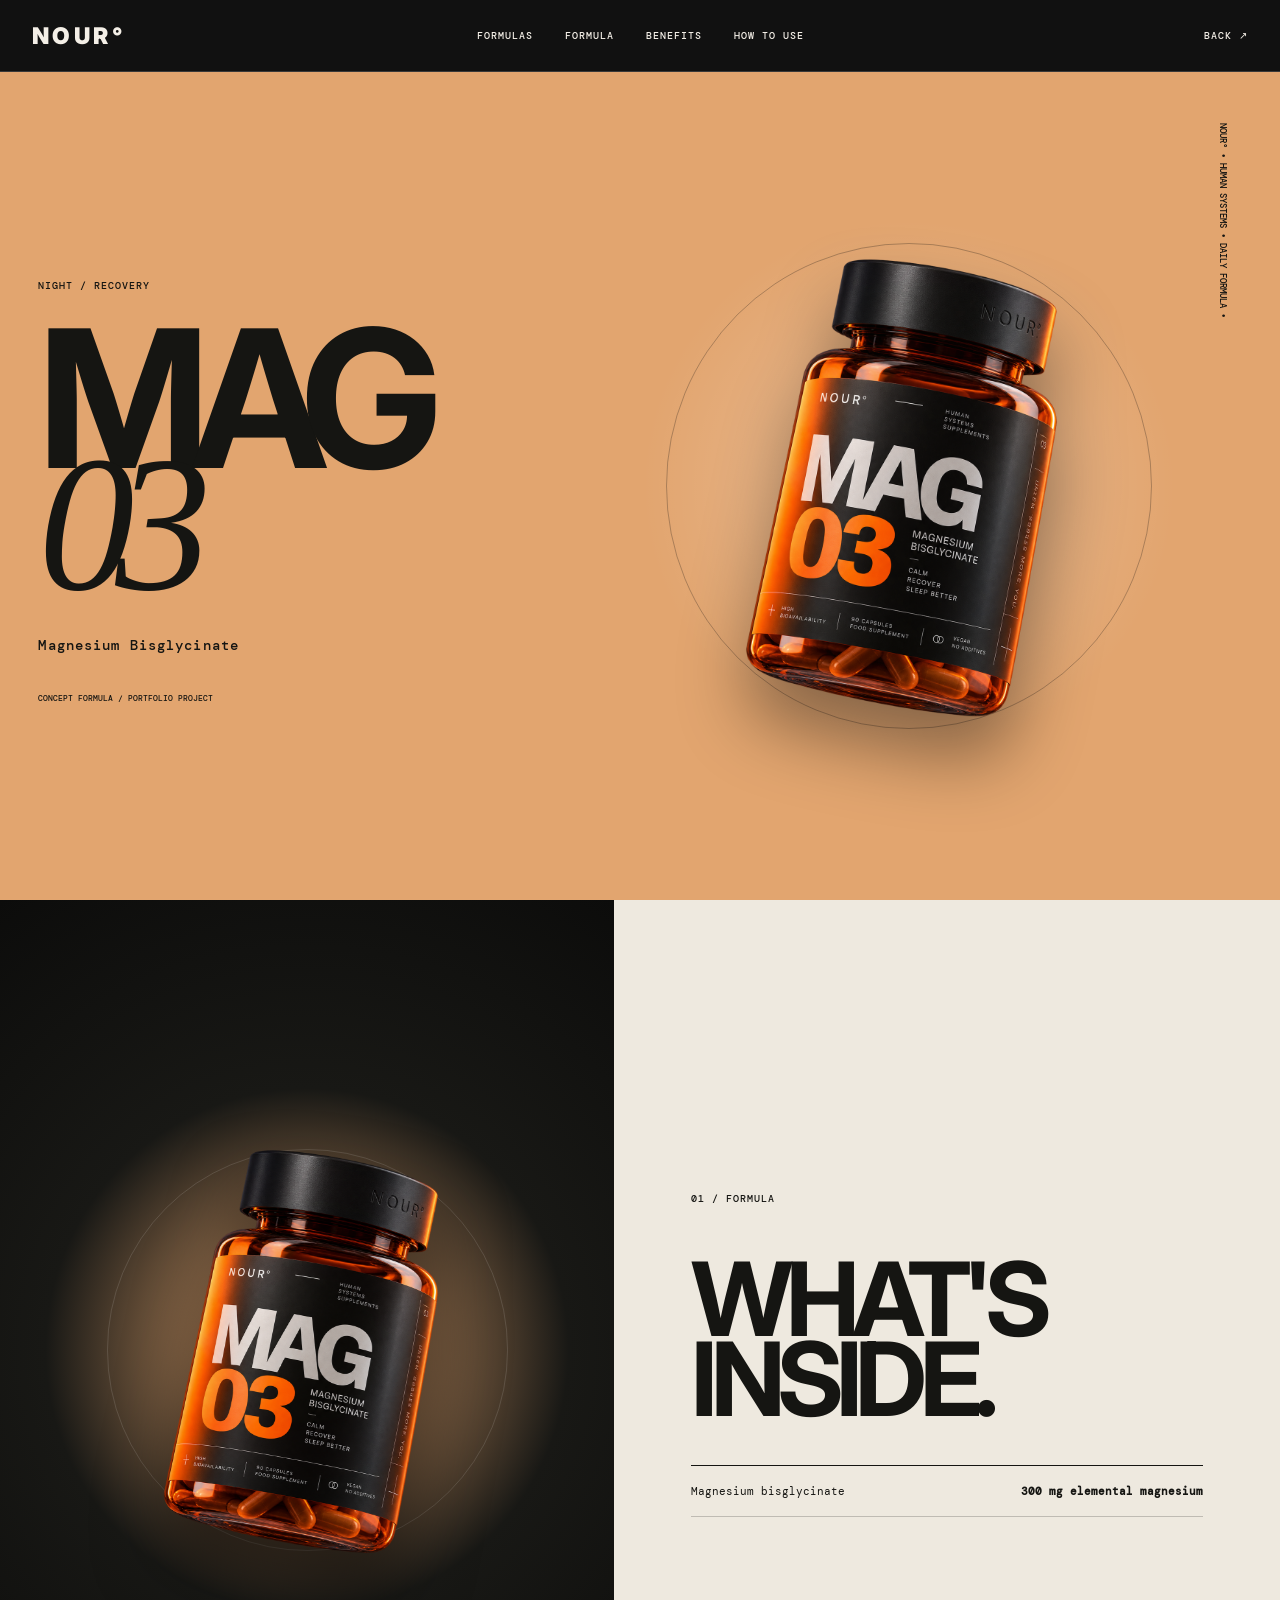
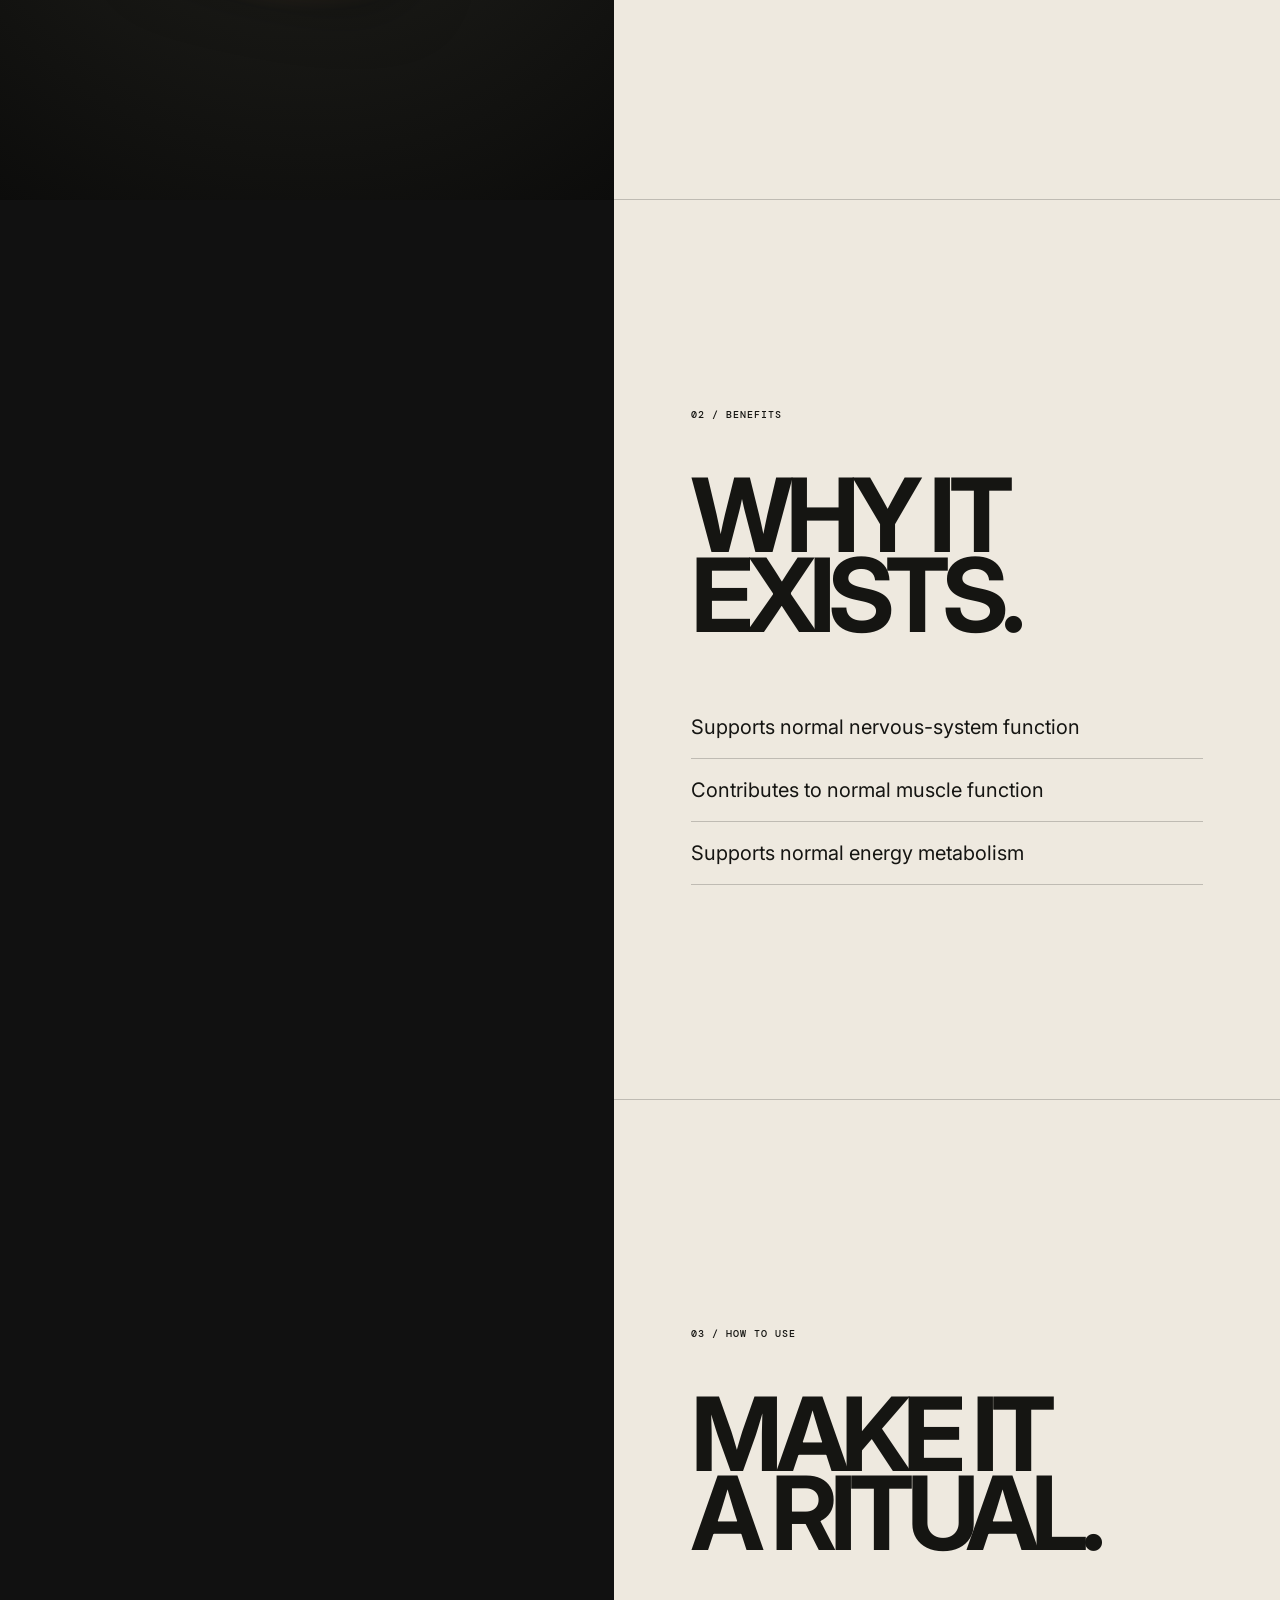
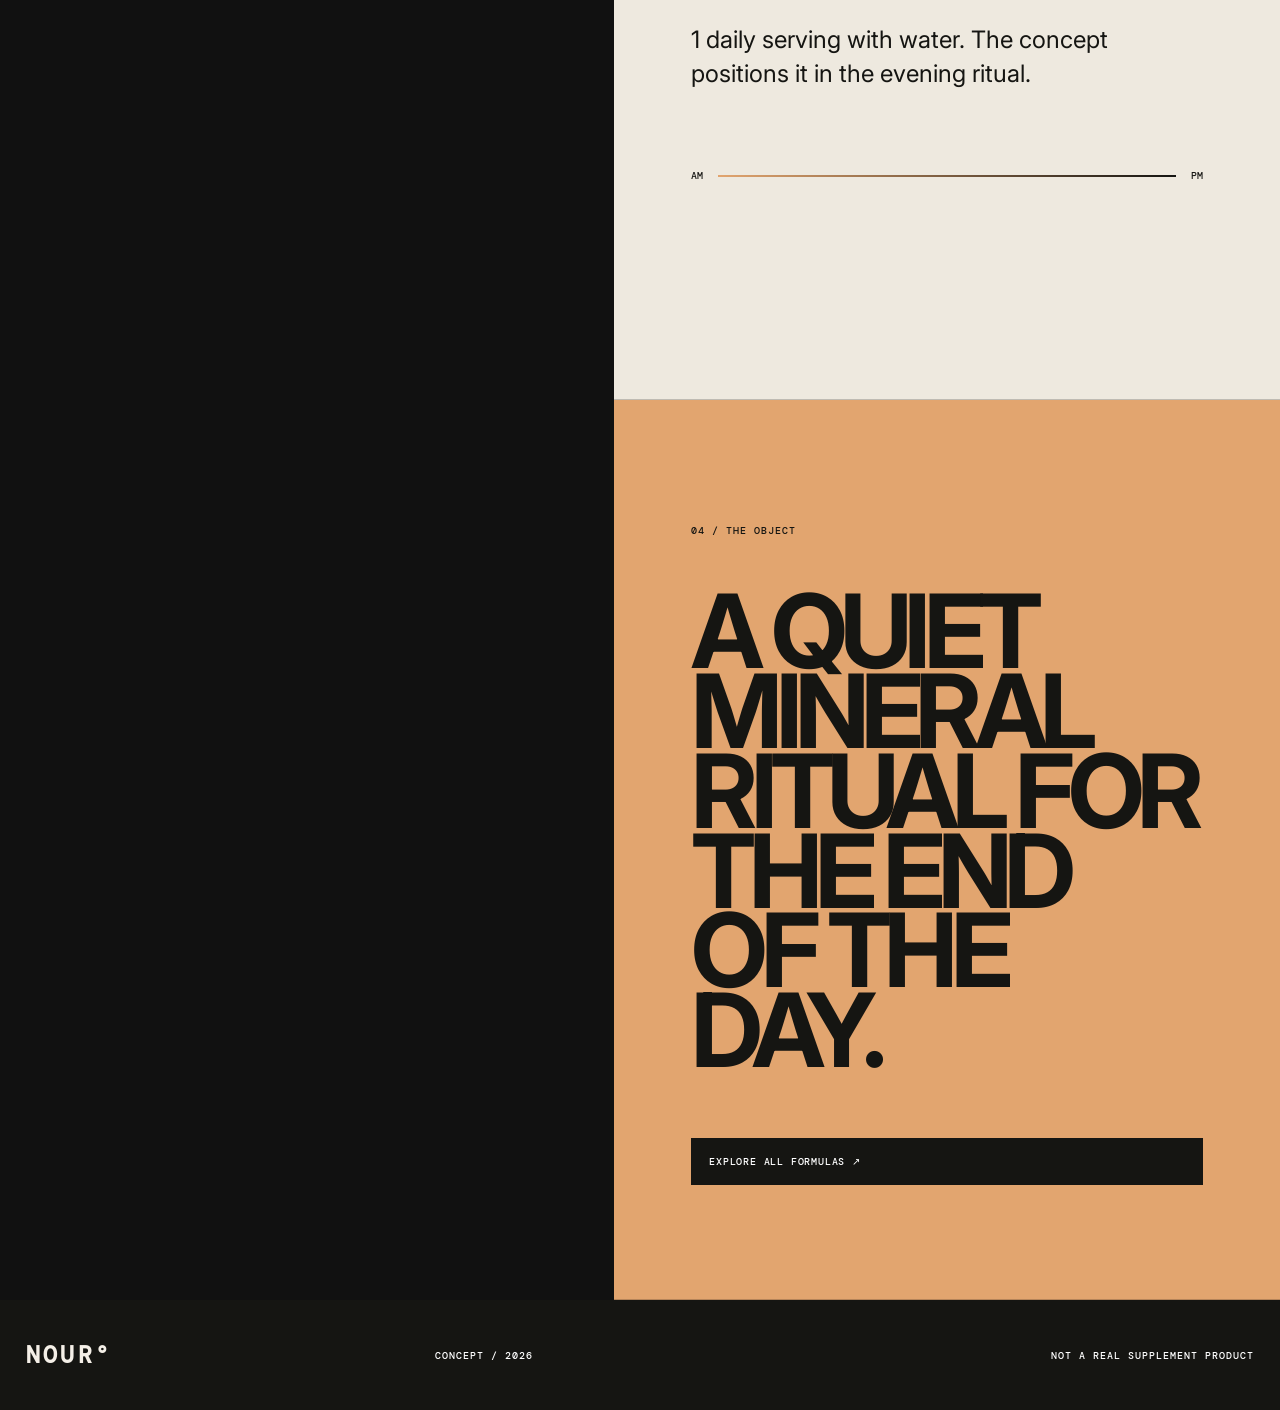
<file: magnesium.html>
<!doctype html>
<html lang="es">

<head>
    <meta charset="utf-8">
    <meta name="viewport" content="width=device-width,initial-scale=1">
    <title>MAG 03 — NOUR°</title>
    <link rel="stylesheet" href="index.css">
</head>

<body class="detail mag" style="--product:#e2a56f;--jar:#493329;--packtext:#f5eee1">
    <header><a class="logo" href="index.html">NOUR°</a>
        <nav><a href="index.html#formulas">FORMULAS</a><a href="#formula">FORMULA</a><a href="#benefits">BENEFITS</a><a
                href="#use">HOW TO USE</a></nav><a class="bag" href="index.html">BACK ↗</a>
    </header>
    <main>
        <section class="detail-hero">
            <div class="detail-copy">
                <p class="kicker">NIGHT / RECOVERY</p>
                <h1>MAG<br><i>03</i></h1>
                <p>Magnesium Bisglycinate</p><small>CONCEPT FORMULA / PORTFOLIO PROJECT</small>
            </div>
            <div class="pack-zone">
                <div class="halo"></div>
                <img class="product-photo floating-pack" src="img/mag03.png" alt="NOUR MAG 03 Magnesium Bisglycinate">
                <div class="orbit">NOUR° • HUMAN SYSTEMS • DAILY FORMULA • </div>
            </div>
        </section>
        <section class="detail-scroll">
            <div class="sticky-pack">
                <img class="product-photo floating-pack" src="img/mag03.png" alt="NOUR MAG 03 Magnesium Bisglycinate">
            </div>
            <div class="detail-sections">
                <section id="formula" class="info-panel">
                    <p class="kicker">01 / FORMULA</p>
                    <h2>WHAT'S<br>INSIDE.</h2>
                    <div class="formula-table">
                        <div><span>Magnesium bisglycinate</span><b>300 mg elemental magnesium</b></div>
                    </div>
                </section>
                <section id="benefits" class="info-panel">
                    <p class="kicker">02 / BENEFITS</p>
                    <h2>WHY IT<br>EXISTS.</h2>
                    <ul>
                        <li>Supports normal nervous-system function</li>
                        <li>Contributes to normal muscle function</li>
                        <li>Supports normal energy metabolism</li>
                    </ul>
                </section>
                <section id="use" class="info-panel">
                    <p class="kicker">03 / HOW TO USE</p>
                    <h2>MAKE IT<br>A RITUAL.</h2>
                    <p class="bigbody">1 daily serving with water. The concept positions it in the evening ritual.</p>
                    <div class="ritual"><span>AM</span>
                        <div></div><span>PM</span>
                    </div>
                </section>
                <section class="info-panel final-panel">
                    <p class="kicker">04 / THE OBJECT</p>
                    <h2>A quiet mineral ritual for the end of the day.</h2><a class="cta"
                        href="index.html#formulas">EXPLORE ALL FORMULAS ↗</a>
                </section>
            </div>
        </section>
    </main>
    <footer><a class="logo" href="index.html">NOUR°</a><span>CONCEPT / 2026</span><span>NOT A REAL SUPPLEMENT
            PRODUCT</span></footer>
    <script src="index.js"></script>
</body>

</html>
</file>
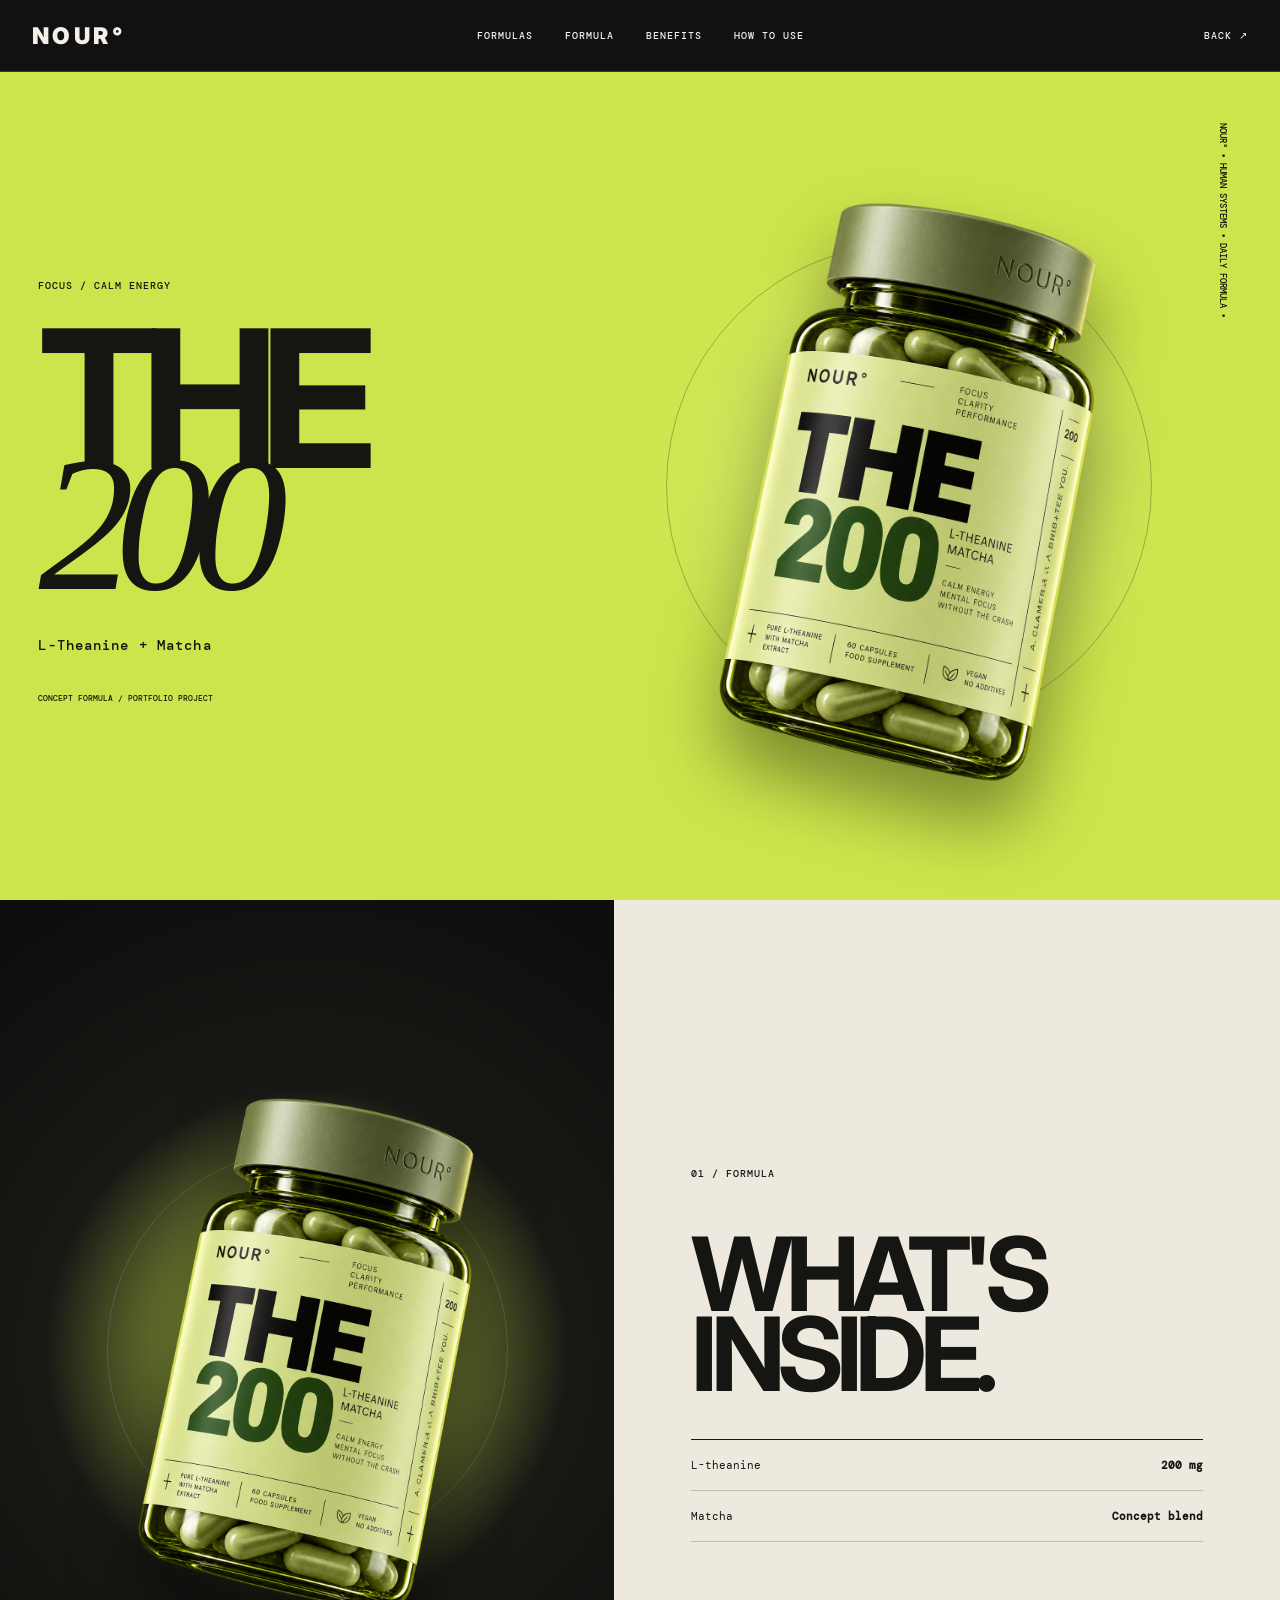
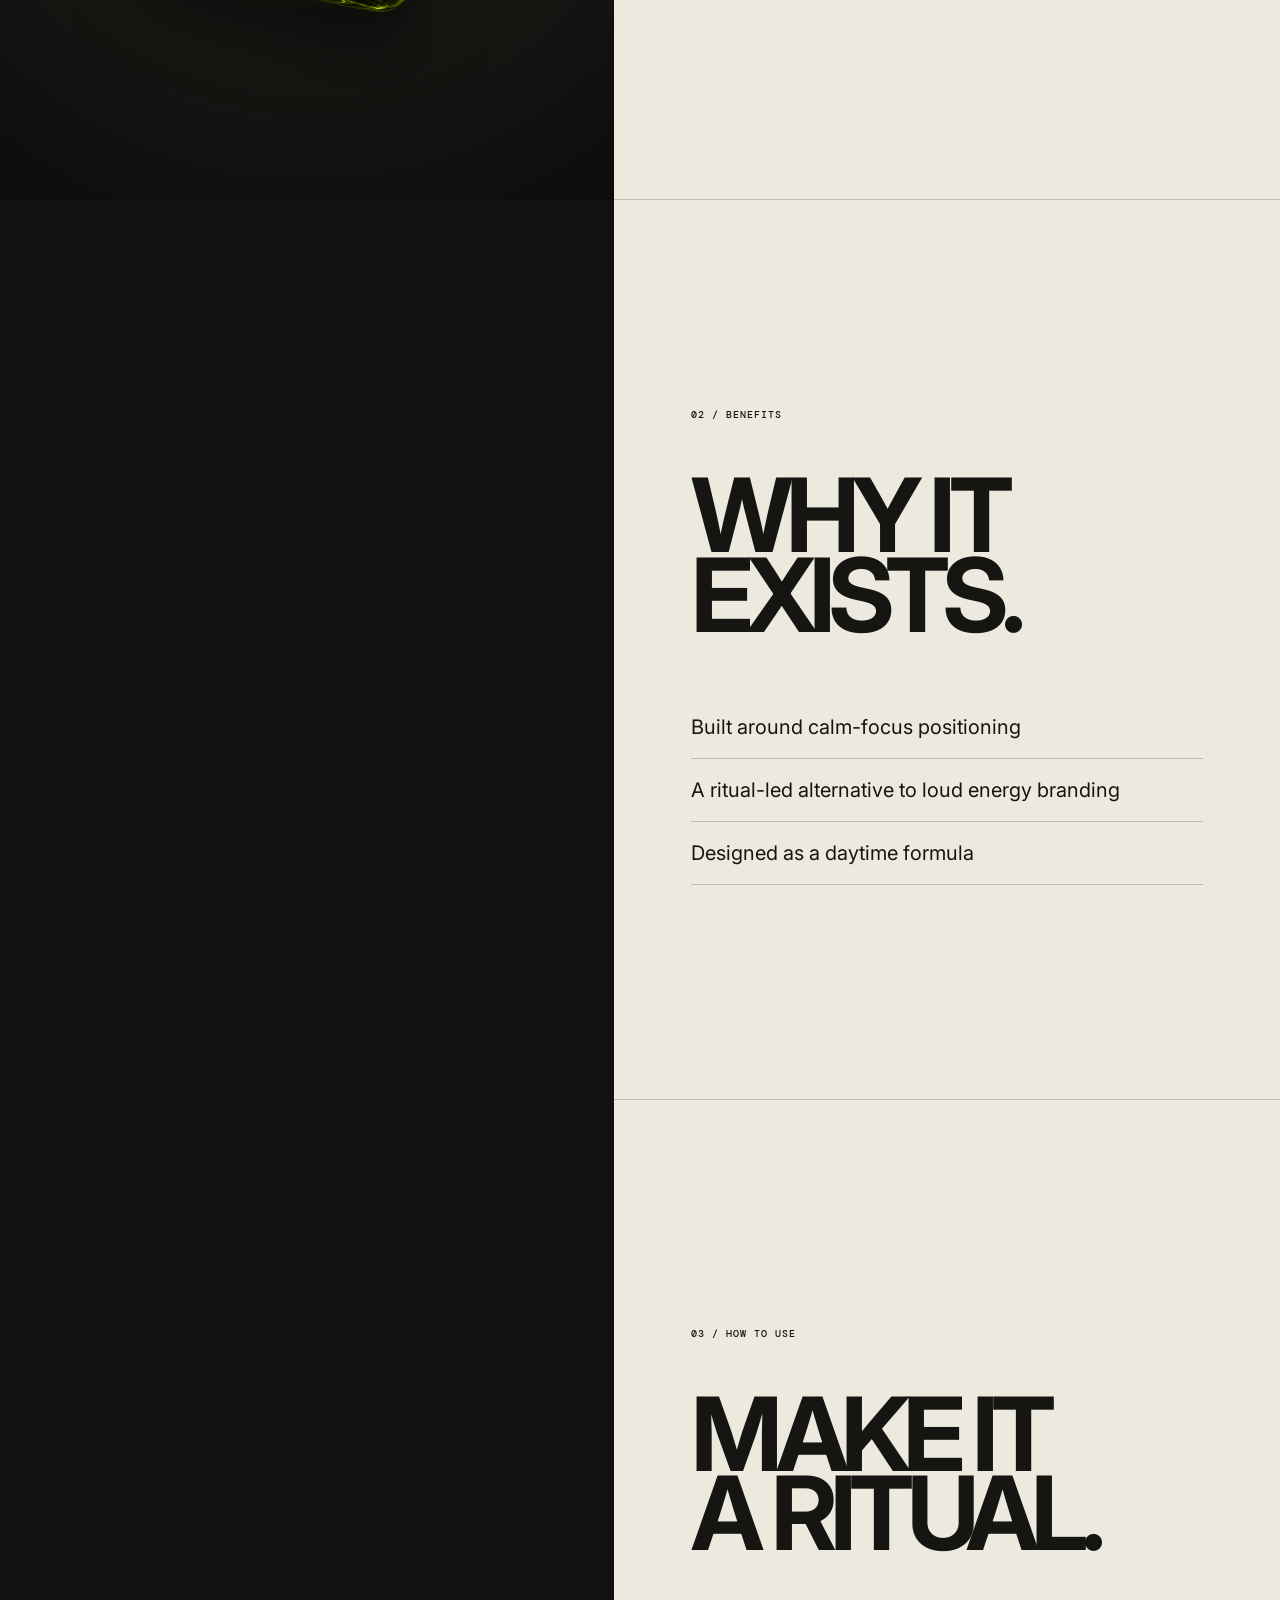
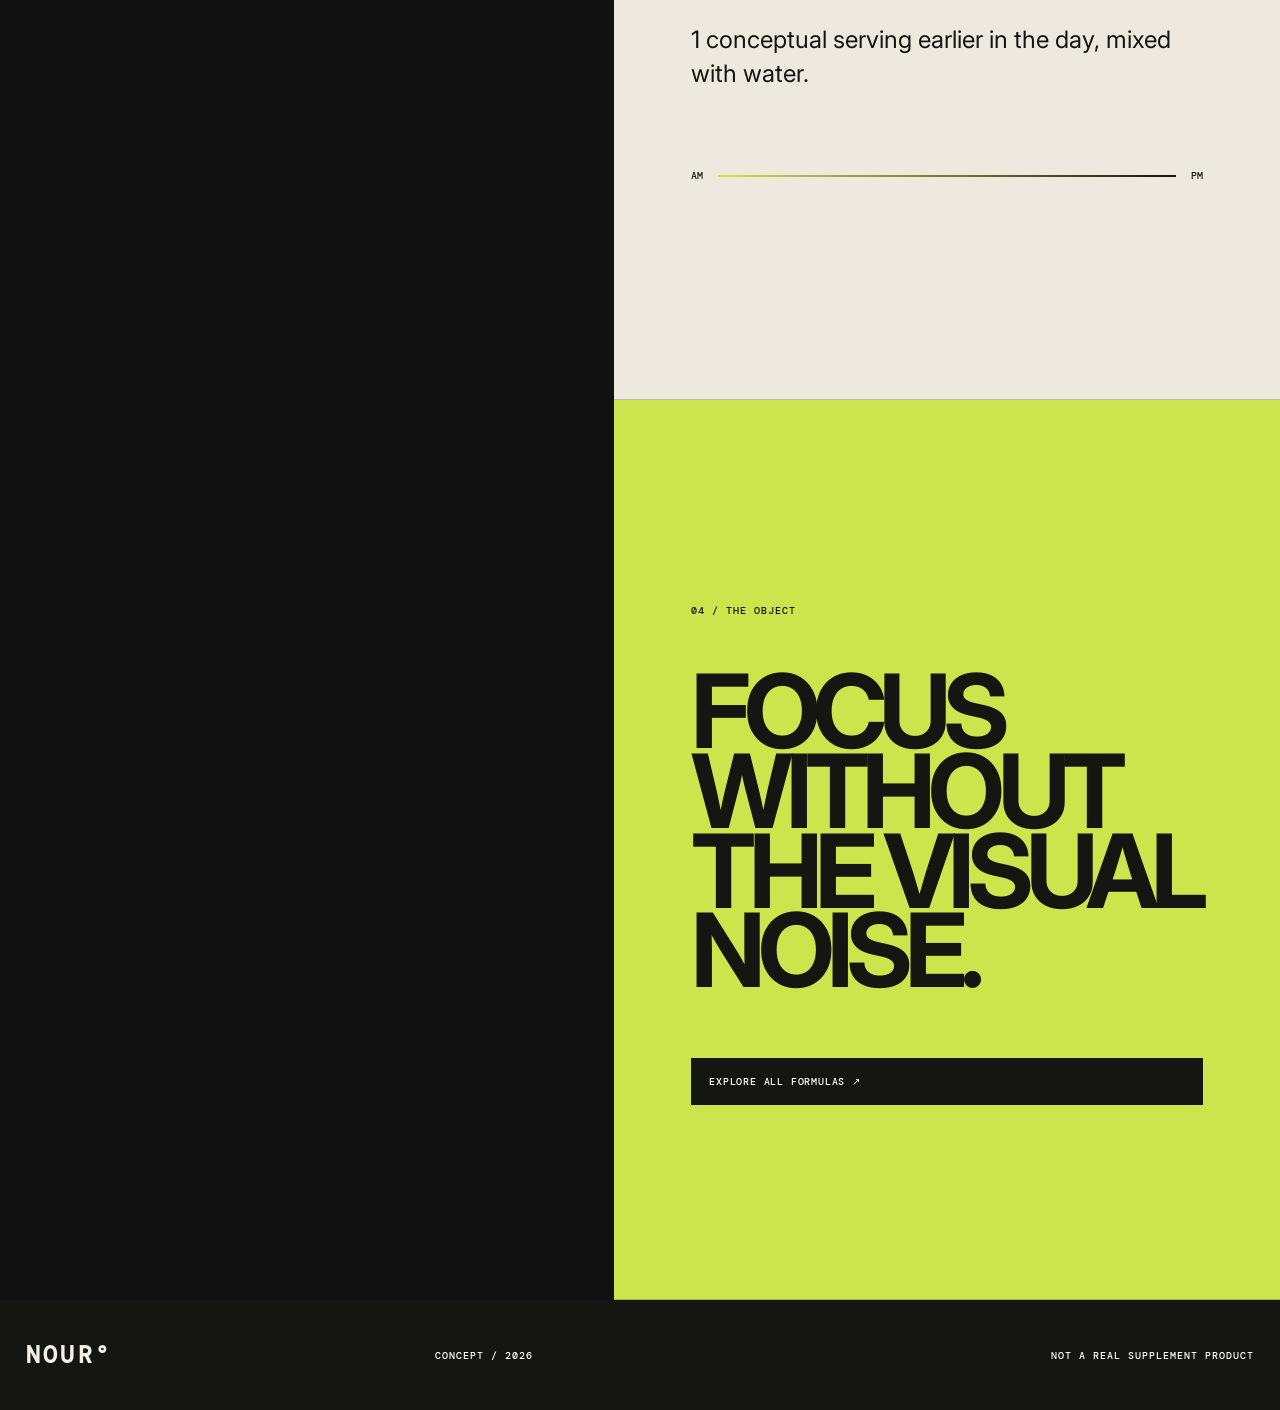
<file: theanine.html>
<!doctype html><html lang="es"><head><meta charset="utf-8"><meta name="viewport" content="width=device-width,initial-scale=1"><title>THE 200 — NOUR°</title><link rel="stylesheet" href="index.css"></head>
<body class="detail the" style="--product:#cde54c;--jar:#596c3e;--packtext:#f5eee1">
<header><a class="logo" href="index.html">NOUR°</a><nav><a href="index.html#formulas">FORMULAS</a><a href="#formula">FORMULA</a><a href="#benefits">BENEFITS</a><a href="#use">HOW TO USE</a></nav><a class="bag" href="index.html">BACK ↗</a></header>
<main>
<section class="detail-hero">
 <div class="detail-copy"><p class="kicker">FOCUS / CALM ENERGY</p><h1>THE<br><i>200</i></h1><p>L-Theanine + Matcha</p><small>CONCEPT FORMULA / PORTFOLIO PROJECT</small></div>
 <div class="pack-zone"><div class="halo"></div><img class="product-photo floating-pack" src="img/the200.png" alt="NOUR THE 200 L-Theanine + Matcha"><div class="orbit">NOUR° • HUMAN SYSTEMS • DAILY FORMULA • </div></div>
</section>
<section class="detail-scroll">
 <div class="sticky-pack"><img class="product-photo floating-pack" src="img/the200.png" alt="NOUR THE 200 L-Theanine + Matcha"></div>
 <div class="detail-sections">
  <section id="formula" class="info-panel"><p class="kicker">01 / FORMULA</p><h2>WHAT'S<br>INSIDE.</h2><div class="formula-table"><div><span>L-theanine</span><b>200 mg</b></div><div><span>Matcha</span><b>Concept blend</b></div></div></section>
  <section id="benefits" class="info-panel"><p class="kicker">02 / BENEFITS</p><h2>WHY IT<br>EXISTS.</h2><ul><li>Built around calm-focus positioning</li><li>A ritual-led alternative to loud energy branding</li><li>Designed as a daytime formula</li></ul></section>
  <section id="use" class="info-panel"><p class="kicker">03 / HOW TO USE</p><h2>MAKE IT<br>A RITUAL.</h2><p class="bigbody">1 conceptual serving earlier in the day, mixed with water.</p><div class="ritual"><span>AM</span><div></div><span>PM</span></div></section>
  <section class="info-panel final-panel"><p class="kicker">04 / THE OBJECT</p><h2>Focus without the visual noise.</h2><a class="cta" href="index.html#formulas">EXPLORE ALL FORMULAS ↗</a></section>
 </div>
</section>
</main><footer><a class="logo" href="index.html">NOUR°</a><span>CONCEPT / 2026</span><span>NOT A REAL SUPPLEMENT PRODUCT</span></footer><script src="index.js"></script></body></html>
</file>
<file: index.css>
@import url('https://fonts.googleapis.com/css2?family=DM+Mono:wght@300;400;500&family=Inter:wght@400;500;600;700;800;900&display=swap');

:root {
    --ink: #151512;
    --cream: #eee9df;
    --lime: #d9ff43;
    --pink: #ff7ca8;
    --blue: #315dff;
    --red: #f0442f;
    --brown: #493329
}

* {
    box-sizing: border-box
}

html {
    scroll-behavior: smooth
}

body {
    margin: 0;
    background: var(--cream);
    color: var(--ink);
    font-family: Inter, Arial, sans-serif;
    overflow-x: hidden
}

a {
    color: inherit;
    text-decoration: none
}

.noise {
    position: fixed;
    inset: 0;
    opacity: .035;
    pointer-events: none;
    z-index: 99;
    background-image: url("data:image/svg+xml,%3Csvg viewBox='0 0 180 180' xmlns='http://www.w3.org/2000/svg'%3E%3Cfilter id='n'%3E%3CfeTurbulence type='fractalNoise' baseFrequency='.9' numOctaves='4' stitchTiles='stitch'/%3E%3C/filter%3E%3Crect width='100%25' height='100%25' filter='url(%23n)'/%3E%3C/svg%3E")
}

header {
    height: 72px;
    padding: 0 2.5vw;
    display: grid;
    grid-template-columns: 1fr auto 1fr;
    align-items: center;
    border-bottom: 1px solid #0003;
    position: relative;
    z-index: 20
}

.logo {
    font-weight: 900;
    font-size: 23px;
    letter-spacing: .15em
}

.logo span {
    color: var(--red)
}

nav {
    display: flex;
    gap: 32px
}

nav a,
.bag,
.kicker,
.card-top,
footer {
    font: 500 10px "DM Mono";
    letter-spacing: .1em
}

.bag {
    justify-self: end
}

.hero {
    min-height: calc(100vh - 72px);
    display: grid;
    grid-template-columns: 43% 57%;
    position: relative
}

.hero-copy {
    padding: 7vh 2.5vw
}

.hero h1,
.statement h2,
.formula-intro h2,
.protocol h2,
.scanner h2,
.end h2 {
    font-size: clamp(68px, 8.2vw, 150px);
    line-height: .77;
    letter-spacing: -.075em;
    margin: 5vh 0
}

.hero h1 i,
.formula-intro i,
.protocol i,
.scanner i,
.end i {
    font-family: Georgia, serif;
    font-weight: 400
}

.intro {
    max-width: 440px;
    font-size: 15px;
    line-height: 1.55
}

.cta {
    display: inline-flex;
    justify-content: space-between;
    min-width: 255px;
    margin-top: 22px;
    padding: 17px 18px;
    background: var(--ink);
    color: #fff;
    font: 500 10px "DM Mono";
    letter-spacing: .08em
}

.cta b {
    transition: .25s
}

.cta:hover b {
    transform: translate(4px, -4px)
}

.lab-stage {
    position: relative;
    overflow: hidden;
    background: #b7a98f
}

.gridlines {
    position: absolute;
    inset: 0;
    background: linear-gradient(#0001 1px, transparent 1px), linear-gradient(90deg, #0001 1px, transparent 1px);
    background-size: 45px 45px
}

.sun {
    position: absolute;
    width: 42vw;
    height: 42vw;
    border-radius: 50%;
    background: var(--lime);
    right: -12vw;
    top: -10vw
}

.pack,
.bottle {
    position: absolute;
    width: 175px;
    height: 275px;
    border-radius: 8px 8px 25px 25px;
    box-shadow: 0 30px 45px #0004, inset 12px 0 20px #fff1
}

.cap {
    height: 40px;
    border-radius: 8px 8px 3px 3px;
    background: #1b1b18;
    box-shadow: 0 5px 9px #0005
}

.packtxt {
    padding: 17px;
    color: #f5eee1;
    font-family: "DM Mono";
    display: flex;
    flex-direction: column
}

.packtxt.dark {
    color: #171713
}

.packtxt small {
    font-size: 7px
}

.packtxt b {
    font: 600 48px/.8 Inter;
    letter-spacing: -.08em;
    margin: 20px 0
}

.packtxt span {
    font-size: 9px;
    line-height: 1.35
}

.packtxt em {
    font-size: 7px;
    font-style: normal;
    margin-top: 24px
}

.pack-mag {
    background: linear-gradient(110deg, #2a1d18, #5a4032);
    left: 9%;
    bottom: 7%;
    transform: rotate(-9deg)
}

.pack-ino {
    background: linear-gradient(110deg, #d8d0bd, #f2eadb);
    left: 39%;
    bottom: 13%;
    width: 195px;
    height: 315px;
    z-index: 2
}

.pack-the {
    background: linear-gradient(110deg, #3d4930, #75815a);
    left: 67%;
    bottom: 5%;
    transform: rotate(8deg)
}

.floatnote {
    position: absolute;
    border: 1px solid #111;
    padding: 8px 10px;
    font: 500 8px "DM Mono"
}

.n1 {
    top: 16%;
    left: 7%;
    transform: rotate(-4deg)
}

.n2 {
    right: 4%;
    bottom: 8%;
    transform: rotate(4deg)
}

.scroll {
    position: absolute;
    left: 2.5vw;
    bottom: 18px;
    font: 500 9px "DM Mono"
}

.marquee {
    overflow: hidden;
    background: var(--ink);
    color: var(--lime);
    padding: 15px 0;
    white-space: nowrap;
    font: 500 12px "DM Mono";
    letter-spacing: .08em
}

.marquee div {
    width: max-content;
    animation: marquee 18s linear infinite
}

@keyframes marquee {
    to {
        transform: translateX(-50%)
    }
}

.statement {
    padding: 14vh 2.5vw 10vh;
    border-bottom: 1px solid #0003
}

.statement h2 {
    font-size: clamp(70px, 10vw, 170px)
}

.statement h2 span {
    -webkit-text-stroke: 2px var(--ink);
    color: transparent
}

.statement-bottom {
    display: grid;
    grid-template-columns: 1fr 1fr;
    gap: 8vw;
    margin-left: 43%
}

.statement-bottom p {
    font-size: 20px;
    line-height: 1.35
}

.statement-bottom div {
    font: 400 10px/1.6 "DM Mono"
}

.formula-intro {
    padding: 8vh 2.5vw 5vh;
    display: grid;
    grid-template-columns: 1fr 3fr 1fr;
    align-items: end
}

.formula-intro h2 {
    font-size: clamp(65px, 9vw, 140px);
    margin: 0
}

.formula-intro>span {
    font: 500 9px "DM Mono";
    letter-spacing: .1em
}

.formula-intro>span:last-child {
    text-align: right
}

.horizontal-wrap {
    height: 500vh
}

.sticky {
    height: 100vh;
    position: sticky;
    top: 0;
    overflow: hidden
}

.track {
    height: 100%;
    display: flex;
    width: 500vw;
    will-change: transform
}

.card {
    width: 100vw;
    height: 100vh;
    flex: 0 0 100vw;
    position: relative;
    padding: 3vw;
    overflow: hidden;
    border-top: 1px solid #0003
}

.card-top {
    display: flex;
    justify-content: space-between
}

.card-copy {
    position: absolute;
    left: 3vw;
    bottom: 9vh
}

.card-copy h3 {
    font-size: clamp(85px, 12vw, 190px);
    line-height: .68;
    letter-spacing: -.09em;
    margin: 0
}

.card-copy p {
    font: 500 11px "DM Mono";
    margin-top: 28px
}

.tags {
    display: flex;
    gap: 6px;
    margin: 20px 0
}

.tags span {
    border: 1px solid currentColor;
    border-radius: 50px;
    padding: 7px 10px;
    font: 500 8px "DM Mono"
}

.card>a {
    position: absolute;
    right: 3vw;
    bottom: 4vh;
    font: 500 10px "DM Mono";
    border-bottom: 1px solid;
    padding-bottom: 4px
}

.product-visual {
    position: absolute
}

.bottle {
    width: 230px;
    height: 360px;
    left: 58%;
    top: 20%;
    z-index: 2;
    transition: transform .4s
}

.card:hover .bottle {
    transform: rotate(5deg) translateY(-12px)
}

.brown {
    background: linear-gradient(110deg, #251914, #604536)
}

.ivory {
    background: linear-gradient(110deg, #d6cfbf, #f4edde)
}

.green {
    background: linear-gradient(110deg, #35412b, #6d7952)
}

.cobalt {
    background: linear-gradient(110deg, #173bc4, #416aff)
}

.red {
    background: linear-gradient(110deg, #c52d20, #ff6047)
}

.bottle .packtxt b {
    font-size: 62px
}

.atom {
    position: absolute;
    right: 4vw;
    top: 12vh;
    font: 700 22vw/.8 Inter;
    letter-spacing: -.1em;
    opacity: .08
}

.mag {
    background: #e2a56f
}

.ino {
    background: #ff8eb2
}

.the {
    background: #cde54c
}

.min {
    background: #7ea3ff
}

.cre {
    background: #ff6a4e
}

.protocol {
    min-height: 100vh;
    background: var(--ink);
    color: #f5f0e7;
    padding: 9vh 3vw;
    display: grid;
    grid-template-columns: 1fr 1fr;
    overflow: hidden
}

.protocol h2 {
    font-size: clamp(70px, 9vw, 140px)
}

.clock {
    position: relative;
    aspect-ratio: 1;
    border: 1px solid #fff5;
    border-radius: 50%;
    max-height: 76vh;
    margin: auto;
    width: min(76vh, 45vw)
}

.clock:before,
.clock:after {
    content: "";
    position: absolute;
    left: 50%;
    top: 50%;
    background: #fff4;
    transform: translate(-50%, -50%)
}

.clock:before {
    width: 100%;
    height: 1px
}

.clock:after {
    height: 100%;
    width: 1px
}

.clock-center {
    position: absolute;
    inset: 42%;
    border-radius: 50%;
    background: var(--lime);
    color: #111;
    display: grid;
    place-items: center;
    font: 700 16px "DM Mono"
}

.time {
    position: absolute;
    font-family: "DM Mono";
    display: flex;
    flex-direction: column;
    gap: 4px
}

.time b {
    font-size: 28px
}

.time span {
    font-size: 11px
}

.time small {
    opacity: .5
}

.t1 {
    top: 4%;
    left: 45%
}

.t2 {
    right: -4%;
    top: 45%
}

.t3 {
    bottom: 4%;
    left: 45%
}

.t4 {
    left: -4%;
    top: 45%
}

.scanner {
    min-height: 95vh;
    padding: 12vh 3vw;
    background: #e8e1d3;
    position: relative;
    overflow: hidden
}

.scanner h2 {
    font-size: clamp(75px, 10vw, 160px);
    position: relative
}

.scanner h2 i {
    color: var(--blue)
}

.choices {
    display: flex;
    flex-wrap: wrap;
    gap: 10px
}

.choices button {
    background: transparent;
    border: 1px solid #111;
    border-radius: 50px;
    padding: 14px 20px;
    font: 500 10px "DM Mono";
    cursor: pointer
}

.choices button:hover,
.choices button.active {
    background: var(--lime)
}

.result {
    margin-top: 50px;
    border-top: 1px solid;
    padding-top: 18px;
    font: 600 clamp(25px, 4vw, 60px) Inter
}

.scanline {
    position: absolute;
    width: 100%;
    height: 2px;
    background: var(--red);
    left: 0;
    top: 0;
    box-shadow: 0 0 18px var(--red);
    animation: scan 5s ease-in-out infinite
}

@keyframes scan {
    50% {
        top: 100%
    }
}

.campaign {
    height: 100vh;
    position: relative;
    background: #111;
    overflow: hidden
}

.campaign img {
    width: 100%;
    height: 100%;
    object-fit: cover;
    filter: saturate(.65) contrast(1.05);
    transform: scale(1.02)
}

.campaign>div {
    position: absolute;
    inset: 0;
    padding: 4vw;
    color: white;
    background: linear-gradient(90deg, #0009, transparent 65%)
}

.campaign p {
    font: 500 9px "DM Mono"
}

.campaign h2 {
    font-size: clamp(65px, 9vw, 145px);
    line-height: .8;
    letter-spacing: -.07em;
    margin-top: 25vh
}

.end {
    min-height: 90vh;
    background: var(--lime);
    padding: 12vh 3vw
}

.end>p {
    font: 500 10px "DM Mono"
}

.end h2 {
    font-size: clamp(80px, 11vw, 180px)
}

.inverse {
    background: #fff;
    color: #111
}

footer {
    min-height: 110px;
    background: var(--ink);
    color: #fff;
    display: grid;
    grid-template-columns: 1fr 1fr 1fr;
    align-items: center;
    padding: 2vw
}

footer span:last-child {
    text-align: right
}

.cursor {
    position: fixed;
    width: 70px;
    height: 70px;
    border-radius: 50%;
    background: var(--lime);
    z-index: 100;
    pointer-events: none;
    display: grid;
    place-items: center;
    transform: translate(-50%, -50%) scale(0);
    transition: transform .2s;
    mix-blend-mode: difference
}

.cursor span {
    font: 700 8px "DM Mono";
    color: #111
}

@media(max-width:800px) {
    header {
        grid-template-columns: 1fr 1fr
    }

    header nav {
        display: none
    }

    .hero {
        grid-template-columns: 1fr
    }

    .hero-copy {
        min-height: 72vh
    }

    .lab-stage {
        height: 75vh
    }

    .pack {
        transform: scale(.72)
    }

    .pack-mag {
        left: 0
    }

    .pack-ino {
        left: 31%
    }

    .pack-the {
        left: 61%
    }

    .statement-bottom {
        margin-left: 0;
        grid-template-columns: 1fr
    }

    .formula-intro {
        grid-template-columns: 1fr
    }

    .formula-intro>span:last-child {
        text-align: left
    }

    .horizontal-wrap {
        height: auto
    }

    .sticky {
        height: auto;
        position: relative;
        overflow: auto
    }

    .track {
        width: max-content;
        height: 78vh;
        overflow: visible
    }

    .card {
        width: 88vw;
        height: 78vh;
        flex-basis: 88vw
    }

    .bottle {
        left: 50%;
        top: 22%;
        transform: scale(.75)
    }

    .card-copy h3 {
        font-size: 72px
    }

    .protocol {
        grid-template-columns: 1fr
    }

    .clock {
        width: 86vw
    }

    .campaign {
        height: 75vh
    }

    footer {
        grid-template-columns: 1fr;
        gap: 18px;
        padding: 35px 4vw
    }

    footer span:last-child {
        text-align: left
    }

    .cursor {
        display: none
    }
}

@media(prefers-reduced-motion:reduce) {
    * {
        scroll-behavior: auto !important
    }

    .marquee div,
    .scanline {
        animation: none !important
    }
}

/* NOUR campaign — native brand world, no external screenshot */
.campaign-graphic {
    height: 100vh;
    position: relative;
    overflow: hidden;
    background: #171713;
    color: #f4efe5
}

.campaign-graphic:before {
    content: "";
    position: absolute;
    inset: 0;
    background: linear-gradient(#ffffff0b 1px, transparent 1px), linear-gradient(90deg, #ffffff0b 1px, transparent 1px);
    background-size: 54px 54px
}

.campaign-graphic:after {
    content: "";
    position: absolute;
    width: 45vw;
    height: 45vw;
    border: 1px solid #fff3;
    border-radius: 50%;
    right: -8vw;
    top: -12vw
}

.campaign-message {
    position: absolute;
    inset: 0;
    padding: 4vw;
    z-index: 5;
    background: none
}

.campaign-message p {
    font: 500 9px "DM Mono"
}

.campaign-message h2 {
    font-size: clamp(65px, 9vw, 145px);
    line-height: .8;
    letter-spacing: -.07em;
    margin-top: 25vh
}

.campaign-word {
    position: absolute;
    right: -1vw;
    bottom: -4vw;
    font-size: 19vw;
    font-weight: 900;
    letter-spacing: -.09em;
    color: #ffffff08;
    z-index: 1
}

.campaign-code {
    position: absolute;
    right: 3vw;
    top: 3vw;
    font: 500 9px "DM Mono";
    letter-spacing: .12em;
    color: #fff9
}

.campaign-orb {
    position: absolute;
    border-radius: 50%;
    filter: blur(2px)
}

.co1 {
    width: 28vw;
    height: 28vw;
    background: #d9ff43;
    right: 7vw;
    top: 12vh;
    opacity: .92
}

.co2 {
    width: 15vw;
    height: 15vw;
    background: #315dff;
    right: 28vw;
    bottom: 7vh;
    opacity: .9
}

.campaign-pack {
    position: absolute;
    width: 9vw;
    min-width: 105px;
    height: 17vw;
    min-height: 200px;
    border-radius: 6px 6px 20px 20px;
    box-shadow: 0 30px 45px #0007;
    z-index: 3;
    display: flex;
    align-items: flex-end;
    padding: 1.2vw;
    font: 700 clamp(22px, 2.8vw, 48px)/.78 Inter;
    letter-spacing: -.08em
}

.campaign-pack:before {
    content: "";
    position: absolute;
    left: 0;
    right: 0;
    top: 0;
    height: 14%;
    background: #111;
    border-radius: 6px 6px 2px 2px;
    box-shadow: 0 4px 8px #0005
}

.campaign-pack span {
    position: relative;
    z-index: 2
}

.cp1 {
    right: 39vw;
    bottom: 7vh;
    background: #5b4032;
    color: #f5eee1;
    transform: rotate(-11deg)
}

.cp2 {
    right: 29vw;
    bottom: 12vh;
    background: #ff8eb2;
    color: #171713;
    transform: rotate(5deg)
}

.cp3 {
    right: 19vw;
    bottom: 6vh;
    background: #9ab54d;
    color: #171713;
    transform: rotate(-4deg)
}

.cp4 {
    right: 9vw;
    bottom: 13vh;
    background: #315dff;
    color: white;
    transform: rotate(7deg)
}

.cp5 {
    right: 1vw;
    bottom: 5vh;
    background: #f0442f;
    color: #171713;
    transform: rotate(-8deg)
}

@media(max-width:800px) {
    .campaign-pack {
        width: 18vw;
        height: 34vw;
        min-width: 68px;
        min-height: 145px;
        padding: 10px
    }

    .cp1 {
        right: 70vw
    }

    .cp2 {
        right: 53vw
    }

    .cp3 {
        right: 36vw
    }

    .cp4 {
        right: 19vw
    }

    .cp5 {
        right: 2vw
    }

    .campaign-message h2 {
        margin-top: 18vh
    }
}

/* PRODUCT DETAIL EXPERIENCE */
.detail {
    background: #111;
    color: #f4efe7
}

.detail header {
    border-color: #ffffff2b
}

.detail .logo,
.detail header a {
    color: #f4efe7
}

.detail-hero {
    height: calc(100vh - 72px);
    display: grid;
    grid-template-columns: 42% 58%;
    background: var(--product);
    color: #151512;
    overflow: hidden
}

.detail-copy {
    padding: 8vh 3vw;
    display: flex;
    flex-direction: column;
    justify-content: center
}

.detail-copy h1 {
    font-size: clamp(105px, 15vw, 250px);
    line-height: .63;
    letter-spacing: -.1em;
    margin: 4vh 0
}

.detail-copy h1 i {
    font-family: Georgia, serif;
    font-weight: 400
}

.detail-copy>p:not(.kicker) {
    font: 500 14px "DM Mono";
    letter-spacing: .08em
}

.detail-copy small {
    font: 500 8px "DM Mono";
    margin-top: 25px
}

.pack-zone {
    position: relative;
    display: grid;
    place-items: center;
    perspective: 1000px;
    background: radial-gradient(circle at center, #fff4, transparent 48%)
}

.halo {
    position: absolute;
    width: 38vw;
    height: 38vw;
    border: 1px solid #1114;
    border-radius: 50%
}

.orbit {
    position: absolute;
    right: 4vw;
    top: 4vw;
    font: 500 9px "DM Mono";
    writing-mode: vertical-rl
}

.photo-pack {
    width: 250px;
    height: 390px;
    border-radius: 10px 10px 30px 30px;
    background: linear-gradient(105deg, #0003, var(--jar) 28%, var(--jar) 70%, #fff3);
    box-shadow: 0 55px 70px #0006, inset 14px 0 20px #fff2;
    transform-style: preserve-3d;
    color: var(--packtext);
    position: relative;
    z-index: 3
}

.photo-cap {
    height: 55px;
    background: linear-gradient(90deg, #111, #39352f, #111);
    border-radius: 10px 10px 3px 3px;
    box-shadow: 0 7px 12px #0007
}

.photo-label {
    padding: 22px;
    font-family: "DM Mono";
    display: flex;
    flex-direction: column
}

.photo-label small {
    font-size: 7px
}

.photo-label b {
    font: 700 72px/.72 Inter;
    letter-spacing: -.1em;
    margin: 28px 0
}

.photo-label span {
    font-size: 10px;
    line-height: 1.35
}

.photo-label em {
    font-size: 7px;
    font-style: normal;
    margin-top: 34px
}

.detail-scroll {
    min-height: 400vh;
    display: grid;
    grid-template-columns: 48% 52%;
    position: relative
}

.sticky-pack {
    height: 100vh;
    position: sticky;
    top: 0;
    display: grid;
    place-items: center;
    overflow: hidden;
    background: radial-gradient(circle, var(--product) 0 1%, #181815 48%, #0c0c0b 100%)
}

.sticky-pack:before {
    content: "";
    position: absolute;
    width: 65%;
    aspect-ratio: 1;
    border: 1px solid #ffffff20;
    border-radius: 50%
}

.secondary {
    will-change: transform;
    transition: filter .2s
}

.detail-sections {
    background: #eee9df;
    color: #151512
}

.info-panel {
    min-height: 100vh;
    padding: 12vh 6vw;
    border-bottom: 1px solid #0003;
    display: flex;
    flex-direction: column;
    justify-content: center
}

.info-panel h2 {
    font-size: clamp(65px, 8vw, 130px);
    line-height: .78;
    letter-spacing: -.075em;
    margin: 5vh 0
}

.formula-table {
    border-top: 1px solid
}

.formula-table>div {
    display: flex;
    justify-content: space-between;
    gap: 30px;
    padding: 18px 0;
    border-bottom: 1px solid #0003;
    font: 400 11px "DM Mono"
}

.formula-table b {
    text-align: right
}

.info-panel ul {
    padding: 0;
    list-style: none;
    max-width: 650px
}

.info-panel li {
    font-size: 20px;
    line-height: 1.4;
    padding: 17px 0;
    border-bottom: 1px solid #0003
}

.bigbody {
    font-size: 24px;
    line-height: 1.4;
    max-width: 680px
}

.ritual {
    display: grid;
    grid-template-columns: auto 1fr auto;
    gap: 15px;
    align-items: center;
    margin-top: 55px;
    font: 500 10px "DM Mono"
}

.ritual div {
    height: 2px;
    background: linear-gradient(90deg, var(--product), #151512)
}

.final-panel {
    background: var(--product)
}

.final-panel h2 {
    text-transform: uppercase
}

@media(max-width:800px) {
    .detail-hero {
        grid-template-columns: 1fr;
        height: auto;
        min-height: 100vh
    }

    .pack-zone {
        min-height: 65vh
    }

    .detail-copy h1 {
        font-size: 110px
    }

    .detail-scroll {
        display: block;
        min-height: auto
    }

    .sticky-pack {
        height: 70vh;
        position: relative
    }

    .info-panel {
        min-height: 85vh
    }

    .photo-pack {
        transform: scale(.8)
    }
}

.pack-image {
    width: 240px;
    height: auto;
    background: none;
    border-radius: 0;
    box-shadow: none;
    object-fit: contain;
}

\n\n/* V4 — REAL PACKAGING IMAGES */
.product-photo{display:block;background:transparent!important;box-shadow:none!important;border-radius:0!important;object-fit:contain;filter:drop-shadow(0 28px 28px #0005)}
.card-product{position:absolute;width:min(31vw,430px);height:70vh;left:52%;top:14%;z-index:3;transition:transform .45s cubic-bezier(.2,.8,.2,1),filter .45s}
.card:hover .card-product{transform:translateY(-16px) rotate(3deg) scale(1.035);filter:drop-shadow(0 40px 34px #0006)}
.detail .pack-zone>.product-photo{position:relative;width:min(34vw,440px);height:72vh;z-index:3;object-fit:contain;filter:drop-shadow(0 42px 35px #0006)}
.sticky-pack>.product-photo{position:relative;width:min(30vw,390px);height:72vh;z-index:3;object-fit:contain;filter:drop-shadow(0 38px 34px #0008);will-change:transform}
.campaign-product{position:absolute;width:12vw;min-width:120px;height:44vh;object-fit:contain;z-index:3;filter:drop-shadow(0 28px 24px #0008)}
.campaign-product.cp1{right:40vw;bottom:2vh;transform:rotate(-11deg)}
.campaign-product.cp2{right:30vw;bottom:8vh;transform:rotate(5deg)}
.campaign-product.cp3{right:20vw;bottom:2vh;transform:rotate(-4deg)}
.campaign-product.cp4{right:10vw;bottom:9vh;transform:rotate(7deg)}
.campaign-product.cp5{right:1vw;bottom:1vh;transform:rotate(-8deg)}
@media(max-width:800px){
 .card-product{width:52vw;height:48vh;left:42%;top:18%}
 .detail .pack-zone>.product-photo,.sticky-pack>.product-photo{width:68vw;height:58vh}
 .campaign-product{width:22vw;min-width:70px;height:34vh}
 .campaign-product.cp1{right:76vw}.campaign-product.cp2{right:57vw}.campaign-product.cp3{right:38vw}.campaign-product.cp4{right:19vw}.campaign-product.cp5{right:0}
}

/* V5.1 FIX — reset legacy campaign rules that were stretching product PNGs */
.campaign.campaign-graphic > img.campaign-product {
  position: absolute;
  width: clamp(115px, 11vw, 190px);
  height: 46vh;
  max-height: 520px;
  object-fit: contain;
  object-position: center;
  filter: drop-shadow(0 28px 24px #0008);
  z-index: 4;
}
.campaign.campaign-graphic > .campaign-message {
  position: absolute;
  inset: 0;
  padding: 4vw;
  z-index: 6;
  background: linear-gradient(90deg,#000 0%,#000d 28%,#0004 50%,transparent 68%);
  color: #fff;
}
.campaign.campaign-graphic > .campaign-orb { padding:0; z-index:1; }
.campaign.campaign-graphic > .campaign-code,
.campaign.campaign-graphic > .campaign-word { padding:0; background:none; }
.campaign.campaign-graphic > img.cp1{right:42vw;bottom:4vh;transform:rotate(-11deg)}
.campaign.campaign-graphic > img.cp2{right:31.5vw;bottom:11vh;transform:rotate(5deg)}
.campaign.campaign-graphic > img.cp3{right:21vw;bottom:4vh;transform:rotate(-4deg)}
.campaign.campaign-graphic > img.cp4{right:10.5vw;bottom:12vh;transform:rotate(7deg)}
.campaign.campaign-graphic > img.cp5{right:0.5vw;bottom:3vh;transform:rotate(-8deg)}
@media(max-width:800px){
 .campaign.campaign-graphic > img.campaign-product{width:19vw;height:31vh;min-width:64px}
 .campaign.campaign-graphic > img.cp1{right:78vw}.campaign.campaign-graphic > img.cp2{right:59vw}.campaign.campaign-graphic > img.cp3{right:40vw}.campaign.campaign-graphic > img.cp4{right:21vw}.campaign.campaign-graphic > img.cp5{right:2vw}
 .campaign.campaign-graphic > .campaign-message{background:linear-gradient(#0008,#0003 48%,transparent 70%)}
}

/* V5.2 — preserve the real proportions of product photography */
.card-product {
  width: auto;
  height: min(70vh, 680px);
  max-width: min(31vw, 430px);
  object-fit: contain;
}

.detail .pack-zone > .product-photo {
  width: auto;
  height: min(72vh, 700px);
  max-width: min(34vw, 440px);
}

.sticky-pack > .product-photo {
  width: auto;
  height: min(72vh, 700px);
  max-width: min(30vw, 390px);
}

.campaign.campaign-graphic > img.campaign-product {
  width: auto;
  height: min(46vh, 520px);
  max-width: clamp(115px, 11vw, 190px);
}

@media (max-width: 800px) {
  .card-product {
    width: auto;
    height: 48vh;
    max-width: 52vw;
  }
  .detail .pack-zone > .product-photo,
  .sticky-pack > .product-photo {
    width: auto;
    height: 58vh;
    max-width: 68vw;
  }
  .campaign.campaign-graphic > img.campaign-product {
    width: auto;
    height: 31vh;
    max-width: 19vw;
    min-width: 0;
  }
}

/* V5.3 — MOBILE/ALL VIEWPORTS: never stretch product photography */
img.pack-image,
img.product-photo,
img.card-product,
.detail .pack-zone > img.product-photo,
.sticky-pack > img.product-photo,
.campaign.campaign-graphic > img.campaign-product {
  height: auto !important;
  object-fit: contain !important;
  object-position: center !important;
}

.card-product {
  width: min(31vw, 430px) !important;
  max-width: min(31vw, 430px) !important;
  max-height: 70vh;
}
.detail .pack-zone > img.product-photo {
  width: min(34vw, 440px) !important;
  max-width: min(34vw, 440px) !important;
  max-height: 72vh;
}
.sticky-pack > img.product-photo {
  width: min(30vw, 390px) !important;
  max-width: min(30vw, 390px) !important;
  max-height: 72vh;
}
.campaign.campaign-graphic > img.campaign-product {
  width: clamp(115px, 11vw, 190px) !important;
  max-width: none !important;
  min-width: 0 !important;
  max-height: 46vh;
}

@media (max-width: 800px) {
  img.pack-image { width: min(42vw, 180px) !important; height: auto !important; }
  .card-product {
    width: 52vw !important;
    max-width: 52vw !important;
    height: auto !important;
    max-height: 48vh;
  }
  .detail .pack-zone > img.product-photo,
  .sticky-pack > img.product-photo {
    width: 68vw !important;
    max-width: 68vw !important;
    height: auto !important;
    max-height: 58vh;
  }
  .campaign.campaign-graphic > img.campaign-product {
    width: 19vw !important;
    max-width: 19vw !important;
    height: auto !important;
    max-height: 31vh;
  }
}
</file>
